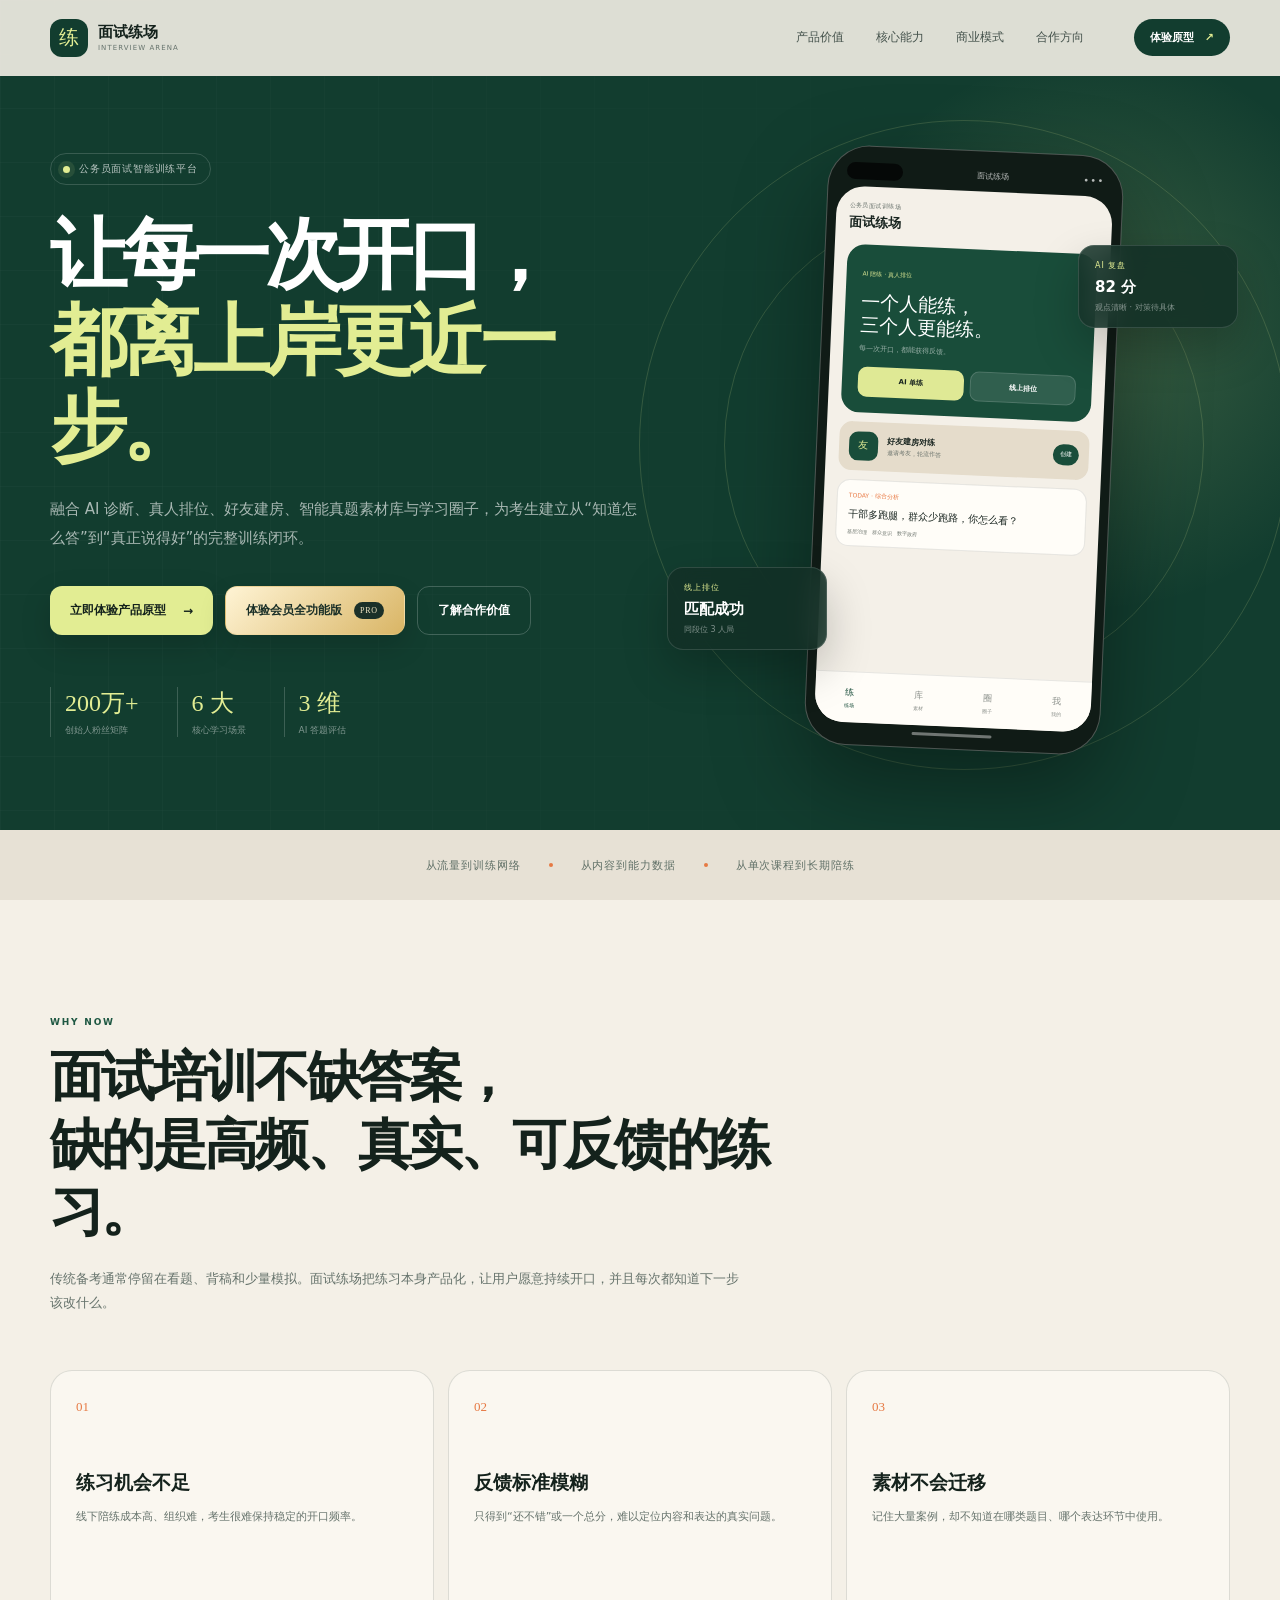
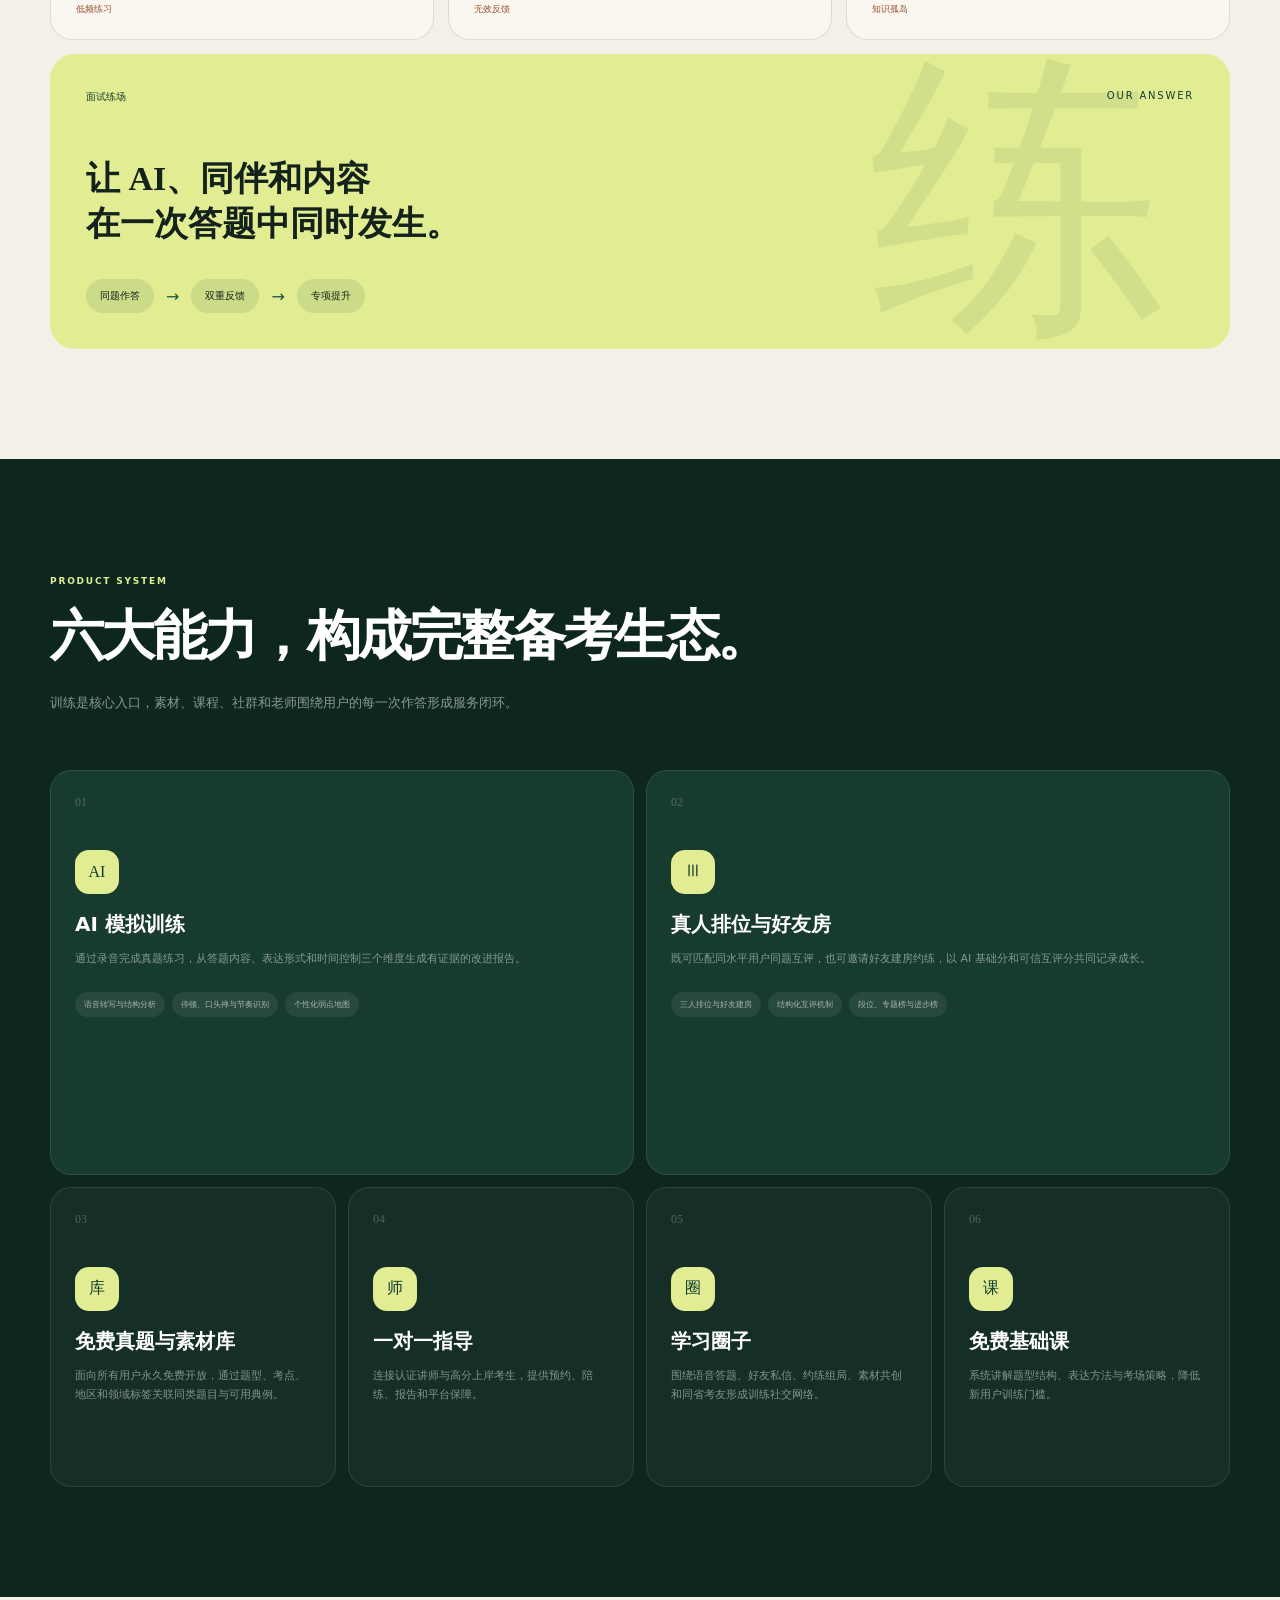
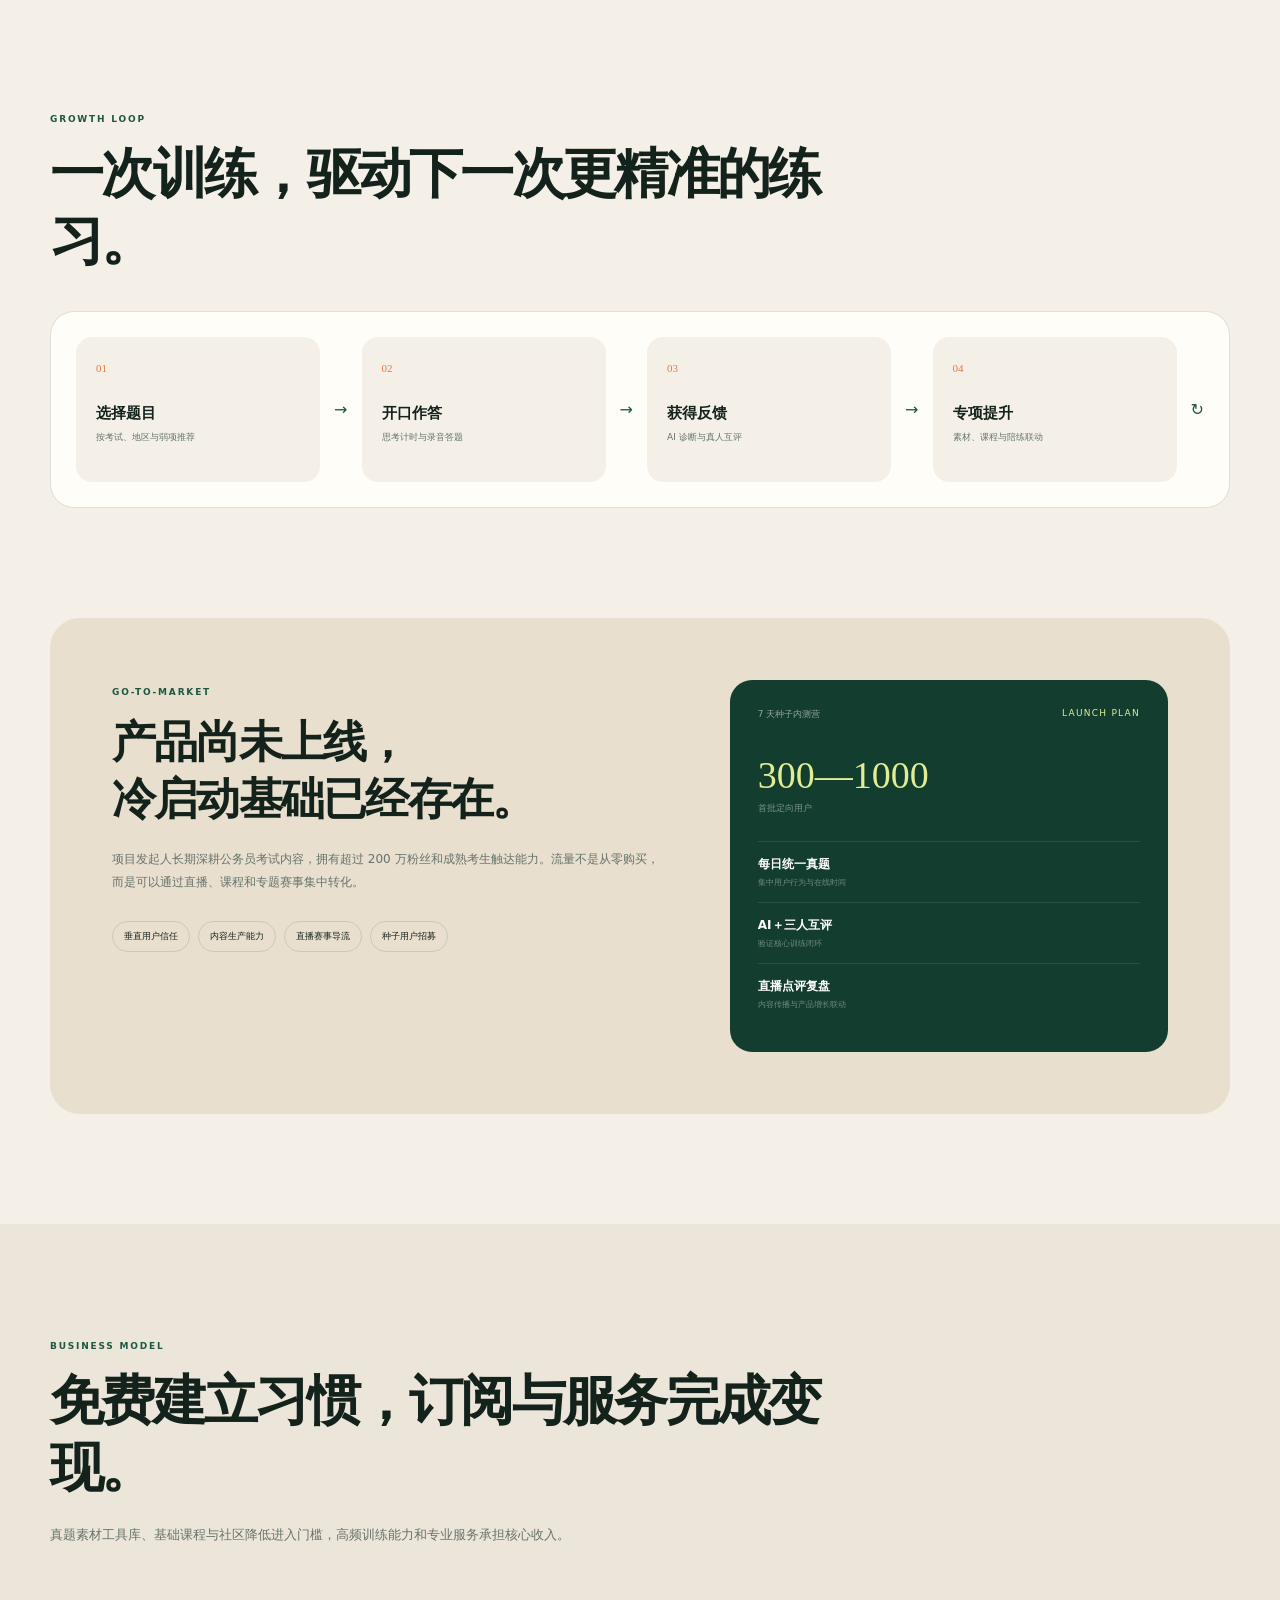
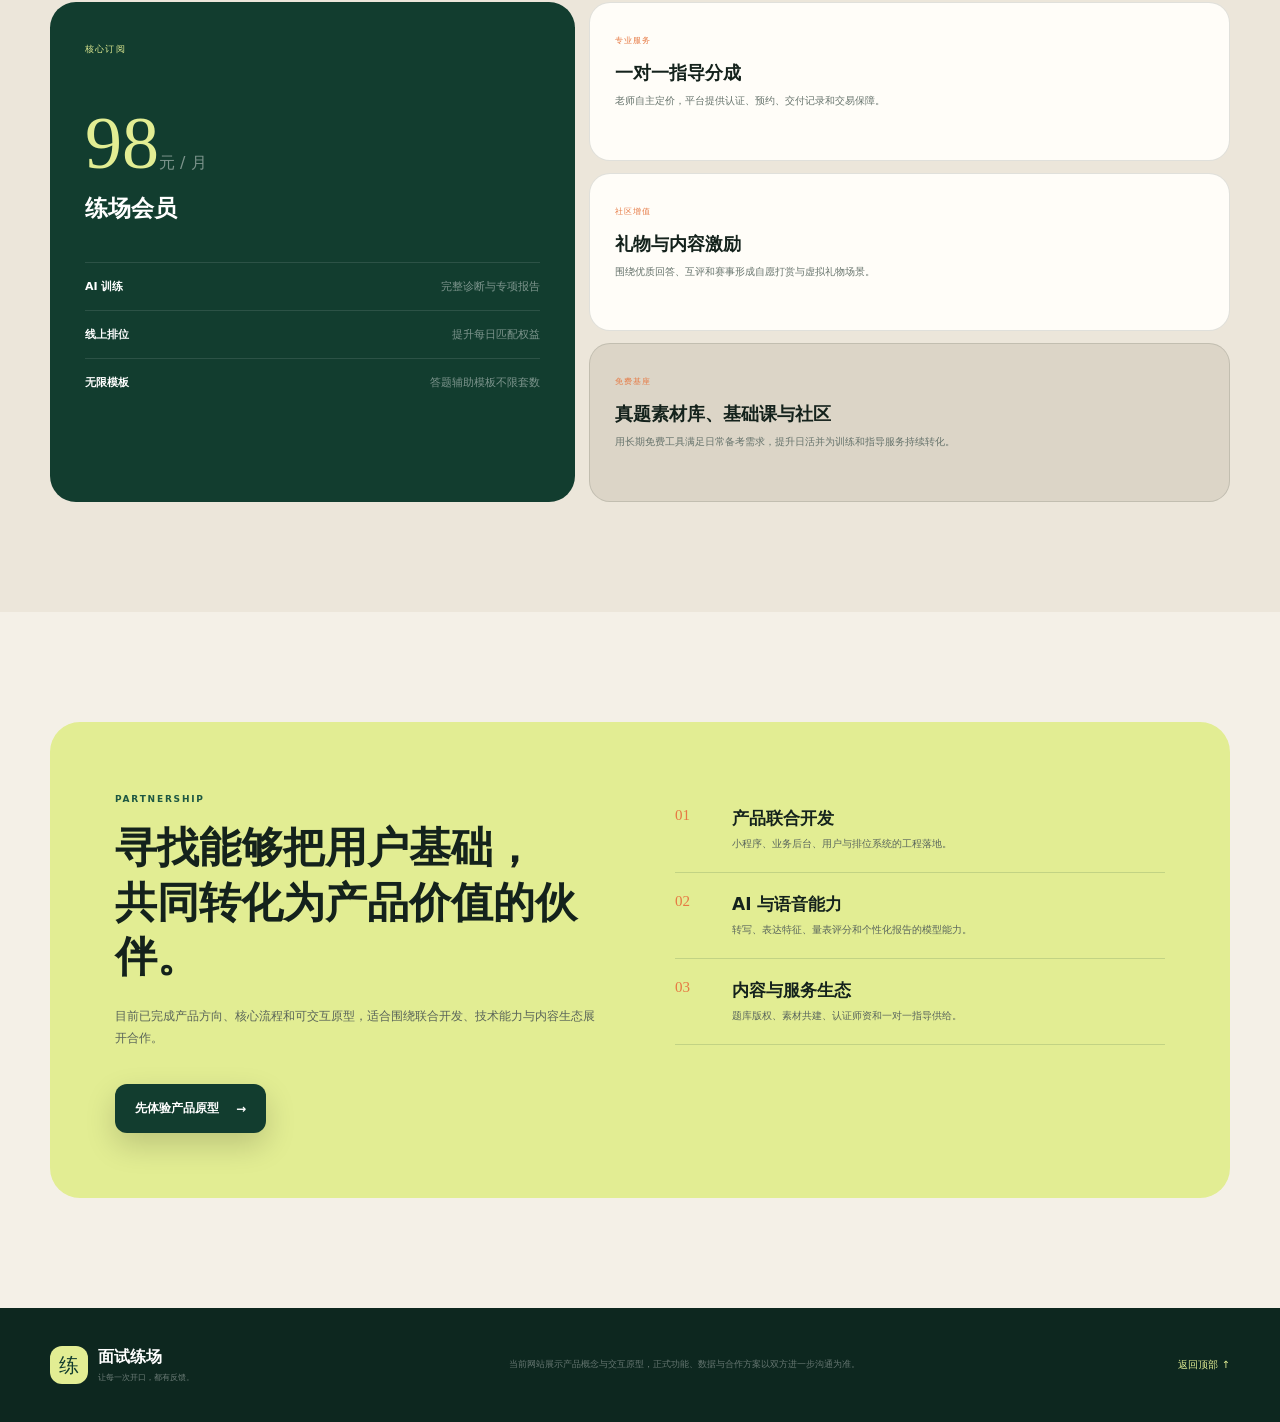
<file: index.html>
<!doctype html>
<html lang="zh-CN">
<head>
  <meta charset="UTF-8" />
  <meta name="viewport" content="width=device-width, initial-scale=1.0" />
  <meta name="theme-color" content="#112e24" />
  <meta name="description" content="面试练场：面向公务员面试考生的 AI 训练、真人排位与知识素材平台。" />
  <title>面试练场 · 公务员面试智能训练平台</title>
  <link rel="stylesheet" href="site.css" />
</head>
<body>
  <header class="site-header">
    <a class="brand" href="#top" aria-label="面试练场首页">
      <span class="brand-mark">练</span>
      <span><strong>面试练场</strong><small>INTERVIEW ARENA</small></span>
    </a>
    <nav id="site-nav">
      <a href="#value">产品价值</a>
      <a href="#features">核心能力</a>
      <a href="#business">商业模式</a>
      <a href="#cooperation">合作方向</a>
    </nav>
    <a class="header-cta" href="demo.html?v=5">体验原型 <span>↗</span></a>
    <button class="menu-button" id="menu-button" aria-label="打开导航" aria-expanded="false"><i></i><i></i></button>
  </header>

  <main id="top">
    <section class="hero">
      <div class="hero-grid"></div>
      <div class="hero-glow"></div>
      <div class="hero-copy reveal">
        <div class="hero-label"><i></i> 公务员面试智能训练平台</div>
        <h1>让每一次开口，<br /><em>都离上岸更近一步。</em></h1>
        <p>融合 AI 诊断、真人排位、好友建房、智能真题素材库与学习圈子，为考生建立从“知道怎么答”到“真正说得好”的完整训练闭环。</p>
        <div class="hero-actions">
          <a class="button primary" href="demo.html?v=5">立即体验产品原型 <span>→</span></a>
          <a class="button member-button" href="member.html?v=3">体验会员全功能版 <span>PRO</span></a>
          <a class="button secondary" href="#cooperation">了解合作价值</a>
        </div>
        <div class="hero-proof">
          <div><strong>200万+</strong><span>创始人粉丝矩阵</span></div>
          <div><strong>6 大</strong><span>核心学习场景</span></div>
          <div><strong>3 维</strong><span>AI 答题评估</span></div>
        </div>
      </div>

      <div class="hero-product reveal delay-one">
        <div class="orbit orbit-one"></div><div class="orbit orbit-two"></div>
        <div class="phone-shell">
          <div class="phone-top"><i></i><span>面试练场</span><b>•••</b></div>
          <div class="phone-preview" aria-label="面试练场静态界面预览">
            <div class="preview-header"><small>公务员面试训练场</small><strong>面试练场</strong></div>
            <div class="preview-hero"><span>AI 陪练 · 真人排位</span><h3>一个人能练，<br />三个人更能练。</h3><p>每一次开口，都能获得反馈。</p><div><b>AI 单练</b><b>线上排位</b></div></div>
            <div class="preview-friend"><i>友</i><span><strong>好友建房对练</strong><small>邀请考友，轮流作答</small></span><em>创建</em></div>
            <div class="preview-question"><small>TODAY · 综合分析</small><strong>干部多跑腿，群众少跑路，你怎么看？</strong><span>基层治理　群众意识　数字政府</span></div>
            <div class="preview-nav"><b>练<small>练场</small></b><b>库<small>素材</small></b><b>圈<small>圈子</small></b><b>我<small>我的</small></b></div>
          </div>
          <div class="phone-home"></div>
        </div>
        <article class="floating-card ai-card"><span>AI 复盘</span><strong>82 分</strong><small>观点清晰 · 对策待具体</small></article>
        <article class="floating-card rank-card"><span>线上排位</span><strong>匹配成功</strong><small>同段位 3 人局</small></article>
      </div>
    </section>

    <section class="trust-strip">
      <span>从流量到训练网络</span><i></i><span>从内容到能力数据</span><i></i><span>从单次课程到长期陪练</span>
    </section>

    <section class="section value-section" id="value">
      <div class="section-heading reveal">
        <span class="kicker">WHY NOW</span>
        <h2>面试培训不缺答案，<br />缺的是高频、真实、可反馈的练习。</h2>
        <p>传统备考通常停留在看题、背稿和少量模拟。面试练场把练习本身产品化，让用户愿意持续开口，并且每次都知道下一步该改什么。</p>
      </div>
      <div class="value-grid">
        <article class="pain-card reveal"><span>01</span><h3>练习机会不足</h3><p>线下陪练成本高、组织难，考生很难保持稳定的开口频率。</p><i>低频练习</i></article>
        <article class="pain-card reveal delay-one"><span>02</span><h3>反馈标准模糊</h3><p>只得到“还不错”或一个总分，难以定位内容和表达的真实问题。</p><i>无效反馈</i></article>
        <article class="pain-card reveal delay-two"><span>03</span><h3>素材不会迁移</h3><p>记住大量案例，却不知道在哪类题目、哪个表达环节中使用。</p><i>知识孤岛</i></article>
        <article class="solution-card reveal">
          <div class="solution-top"><span>面试练场</span><em>OUR ANSWER</em></div>
          <h3>让 AI、同伴和内容<br />在一次答题中同时发生。</h3>
          <div class="solution-flow"><span>同题作答</span><b>→</b><span>双重反馈</span><b>→</b><span>专项提升</span></div>
        </article>
      </div>
    </section>

    <section class="section feature-section" id="features">
      <div class="section-heading light reveal">
        <span class="kicker">PRODUCT SYSTEM</span>
        <h2>六大能力，构成完整备考生态。</h2>
        <p>训练是核心入口，素材、课程、社群和老师围绕用户的每一次作答形成服务闭环。</p>
      </div>
      <div class="feature-grid">
        <article class="feature-card featured reveal"><div class="feature-number">01</div><div class="feature-icon">AI</div><h3>AI 模拟训练</h3><p>通过录音完成真题练习，从答题内容、表达形式和时间控制三个维度生成有证据的改进报告。</p><ul><li>语音转写与结构分析</li><li>停顿、口头禅与节奏识别</li><li>个性化弱点地图</li></ul></article>
        <article class="feature-card featured reveal delay-one"><div class="feature-number">02</div><div class="feature-icon">Ⅲ</div><h3>真人排位与好友房</h3><p>既可匹配同水平用户同题互评，也可邀请好友建房约练，以 AI 基础分和可信互评分共同记录成长。</p><ul><li>三人排位与好友建房</li><li>结构化互评机制</li><li>段位、专题榜与进步榜</li></ul></article>
        <article class="feature-card reveal"><div class="feature-number">03</div><div class="feature-icon">库</div><h3>免费真题与素材库</h3><p>面向所有用户永久免费开放，通过题型、考点、地区和领域标签关联同类题目与可用典例。</p></article>
        <article class="feature-card reveal delay-one"><div class="feature-number">04</div><div class="feature-icon">师</div><h3>一对一指导</h3><p>连接认证讲师与高分上岸考生，提供预约、陪练、报告和平台保障。</p></article>
        <article class="feature-card reveal delay-two"><div class="feature-number">05</div><div class="feature-icon">圈</div><h3>学习圈子</h3><p>围绕语音答题、好友私信、约练组局、素材共创和同省考友形成训练社交网络。</p></article>
        <article class="feature-card reveal delay-three"><div class="feature-number">06</div><div class="feature-icon">课</div><h3>免费基础课</h3><p>系统讲解题型结构、表达方法与考场策略，降低新用户训练门槛。</p></article>
      </div>
    </section>

    <section class="section loop-section">
      <div class="section-heading reveal"><span class="kicker">GROWTH LOOP</span><h2>一次训练，驱动下一次更精准的练习。</h2></div>
      <div class="loop-track reveal">
        <article><span>01</span><strong>选择题目</strong><small>按考试、地区与弱项推荐</small></article><b>→</b>
        <article><span>02</span><strong>开口作答</strong><small>思考计时与录音答题</small></article><b>→</b>
        <article><span>03</span><strong>获得反馈</strong><small>AI 诊断与真人互评</small></article><b>→</b>
        <article><span>04</span><strong>专项提升</strong><small>素材、课程与陪练联动</small></article><b>↻</b>
      </div>
    </section>

    <section class="section advantage-section">
      <div class="advantage-panel">
        <div class="advantage-copy reveal">
          <span class="kicker">GO-TO-MARKET</span>
          <h2>产品尚未上线，<br />冷启动基础已经存在。</h2>
          <p>项目发起人长期深耕公务员考试内容，拥有超过 200 万粉丝和成熟考生触达能力。流量不是从零购买，而是可以通过直播、课程和专题赛事集中转化。</p>
          <div class="advantage-tags"><span>垂直用户信任</span><span>内容生产能力</span><span>直播赛事导流</span><span>种子用户招募</span></div>
        </div>
        <div class="launch-card reveal delay-one">
          <div class="launch-top"><span>7 天种子内测营</span><em>LAUNCH PLAN</em></div>
          <div class="launch-metric"><strong>300—1000</strong><span>首批定向用户</span></div>
          <ol><li><b>每日统一真题</b><small>集中用户行为与在线时间</small></li><li><b>AI＋三人互评</b><small>验证核心训练闭环</small></li><li><b>直播点评复盘</b><small>内容传播与产品增长联动</small></li></ol>
        </div>
      </div>
    </section>

    <section class="section business-section" id="business">
      <div class="section-heading reveal"><span class="kicker">BUSINESS MODEL</span><h2>免费建立习惯，订阅与服务完成变现。</h2><p>真题素材工具库、基础课程与社区降低进入门槛，高频训练能力和专业服务承担核心收入。</p></div>
      <div class="business-grid">
        <article class="business-main reveal">
          <span class="plan-label">核心订阅</span><div class="price"><strong>98</strong><span>元 / 月</span></div><h3>练场会员</h3>
          <ul><li><b>AI 训练</b><span>完整诊断与专项报告</span></li><li><b>线上排位</b><span>提升每日匹配权益</span></li><li><b>无限模板</b><span>答题辅助模板不限套数</span></li></ul>
        </article>
        <div class="business-stack">
          <article class="revenue-card reveal delay-one"><span>专业服务</span><h3>一对一指导分成</h3><p>老师自主定价，平台提供认证、预约、交付记录和交易保障。</p></article>
          <article class="revenue-card reveal delay-two"><span>社区增值</span><h3>礼物与内容激励</h3><p>围绕优质回答、互评和赛事形成自愿打赏与虚拟礼物场景。</p></article>
          <article class="revenue-card muted-card reveal delay-three"><span>免费基座</span><h3>真题素材库、基础课与社区</h3><p>用长期免费工具满足日常备考需求，提升日活并为训练和指导服务持续转化。</p></article>
        </div>
      </div>
    </section>

    <section class="section cooperation-section" id="cooperation">
      <div class="cooperation-panel">
        <div class="cooperation-copy reveal"><span class="kicker">PARTNERSHIP</span><h2>寻找能够把用户基础，<br />共同转化为产品价值的伙伴。</h2><p>目前已完成产品方向、核心流程和可交互原型，适合围绕联合开发、技术能力与内容生态展开合作。</p><a class="button primary dark-button" href="demo.html?v=5">先体验产品原型 <span>→</span></a></div>
        <div class="cooperation-list reveal delay-one">
          <article><span>01</span><div><h3>产品联合开发</h3><p>小程序、业务后台、用户与排位系统的工程落地。</p></div></article>
          <article><span>02</span><div><h3>AI 与语音能力</h3><p>转写、表达特征、量表评分和个性化报告的模型能力。</p></div></article>
          <article><span>03</span><div><h3>内容与服务生态</h3><p>题库版权、素材共建、认证师资和一对一指导供给。</p></div></article>
        </div>
      </div>
    </section>
  </main>

  <footer>
    <div class="footer-brand"><span class="brand-mark">练</span><div><strong>面试练场</strong><small>让每一次开口，都有反馈。</small></div></div>
    <p>当前网站展示产品概念与交互原型，正式功能、数据与合作方案以双方进一步沟通为准。</p>
    <a href="#top">返回顶部 ↑</a>
  </footer>

  <script src="site.js"></script>
</body>
</html>
</file>
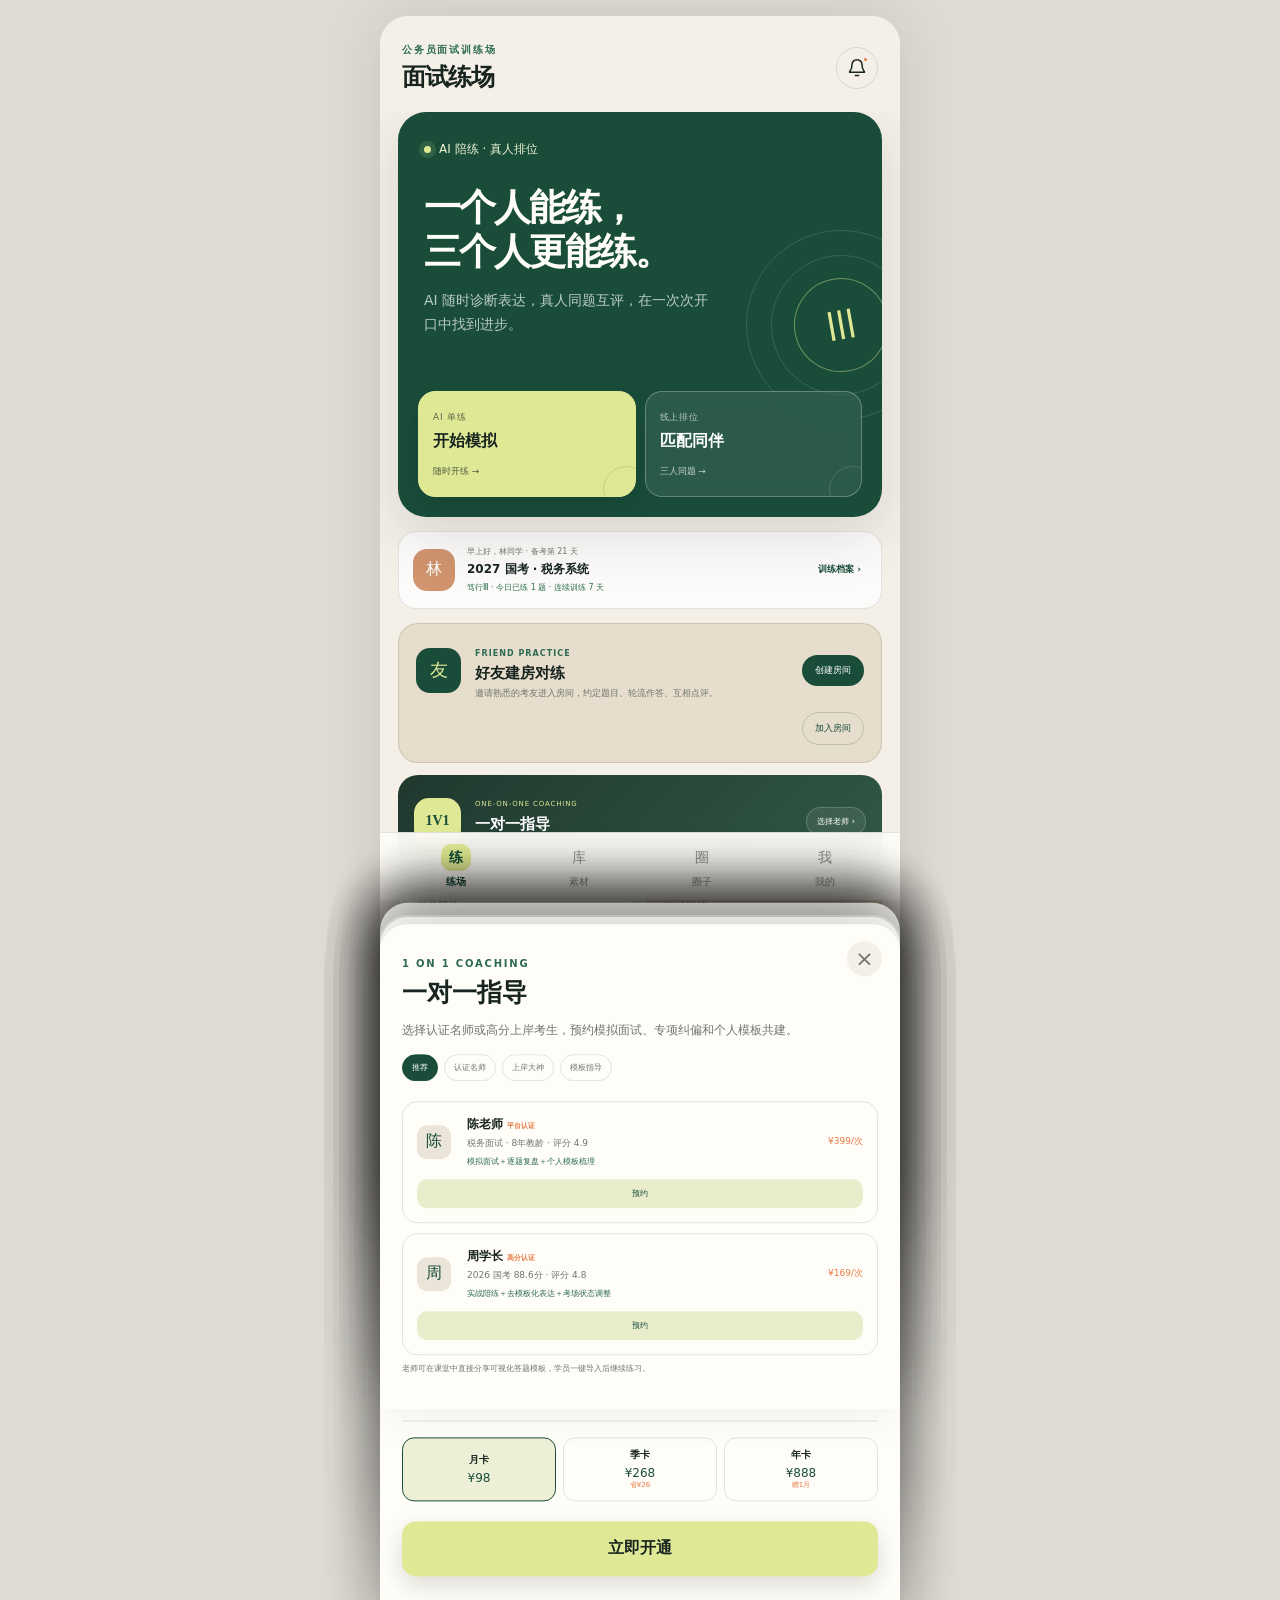
<file: demo.html>
<!doctype html>
<html lang="zh-CN">
<head>
  <meta charset="UTF-8" />
  <meta name="viewport" content="width=device-width, initial-scale=1.0, viewport-fit=cover" />
  <meta name="theme-color" content="#f4f0e8" />
  <title>面试练场 · 公务员面试训练</title>
  <link rel="stylesheet" href="styles.css?v=5" />
</head>
<body>
  <div class="app-shell">
    <header class="topbar">
      <div>
        <p class="eyebrow">公务员面试训练场</p>
        <h1 id="page-title">面试练场</h1>
      </div>
      <button class="icon-button" id="notification-button" aria-label="消息通知">
        <span class="notification-dot"></span>
        <svg viewBox="0 0 24 24" aria-hidden="true"><path d="M18 8a6 6 0 1 0-12 0c0 7-3 7-3 9h18c0-2-3-2-3-9M10 21h4"/></svg>
      </button>
    </header>

    <main>
      <section class="page active" id="page-home" data-title="面试练场">
        <article class="hero-card">
          <div class="hero-copy">
            <span class="status-pill"><i></i> AI 陪练 · 真人排位</span>
            <h2>一个人能练，<br />三个人更能练。</h2>
            <p>AI 随时诊断表达，真人同题互评，在一次次开口中找到进步。</p>
          </div>
          <div class="hero-actions">
            <button class="hero-mode-button light" id="start-ai-button">
              <small>AI 单练</small><strong>开始模拟</strong><em>随时开练 →</em>
            </button>
            <button class="hero-mode-button outline" id="start-match-button">
              <small>线上排位</small><strong>匹配同伴</strong><em>三人同题 →</em>
            </button>
          </div>
          <div class="hero-art" aria-hidden="true">
            <span class="ring ring-one"></span>
            <span class="ring ring-two"></span>
            <span class="rank-mark">Ⅲ</span>
          </div>
        </article>

        <article class="home-profile-card">
          <div class="profile-avatar compact">林</div>
          <div class="home-profile-main">
            <span>早上好，林同学 · 备考第 21 天</span>
            <h3>2027 国考 · 税务系统</h3>
            <p>笃行Ⅲ · 今日已练 1 题 · 连续训练 7 天</p>
          </div>
          <button data-nav="profile">训练档案 ›</button>
        </article>

        <article class="friend-practice-card">
          <div class="friend-practice-icon">友</div>
          <div class="friend-practice-copy">
            <span>FRIEND PRACTICE</span>
            <h3>好友建房对练</h3>
            <p>邀请熟悉的考友进入房间，约定题目、轮流作答、互相点评。</p>
          </div>
          <button id="create-room-button">创建房间</button>
          <button class="join-room-button" data-open-sheet="room-sheet">加入房间</button>
        </article>

        <article class="coach-entry-card" data-open-sheet="coach-sheet" role="button" tabindex="0">
          <div class="coach-entry-badge">1V1</div>
          <div><span>ONE-ON-ONE COACHING</span><h3>一对一指导</h3><p>认证名师与高分上岸考生，预约模拟面试、模板梳理和专项纠偏。</p></div>
          <button data-open-sheet="coach-sheet">选择老师 ›</button>
        </article>

        <section class="stats-grid" aria-label="训练数据">
          <article class="stat-card">
            <span>当前段位</span>
            <strong>笃行 · Ⅲ</strong>
            <small>距晋级还差 42 分</small>
          </article>
          <article class="stat-card warm">
            <span>连续训练</span>
            <strong>7 <em>天</em></strong>
            <small>超过 68% 的考生</small>
          </article>
        </section>

        <section class="section-block">
          <div class="section-heading">
            <div><span class="section-kicker">TODAY</span><h2>今日专项</h2></div>
            <button class="link-button" data-nav="library">更多题目</button>
          </div>
          <article class="question-card">
            <div class="question-meta">
              <span class="tag dark">综合分析</span>
              <span class="tag">基层治理</span>
              <span class="tag">3 分钟</span>
            </div>
            <h3>对于基层工作中“干部多跑腿，群众少跑路”的现象，你怎么看？</h3>
            <div class="question-footer">
              <div class="avatar-stack" aria-hidden="true"><i>周</i><i>林</i><i>陈</i></div>
              <span>1,286 人已作答</span>
              <button class="round-button" id="quick-practice-button" aria-label="开始AI练习">AI</button>
            </div>
          </article>
        </section>

        <section class="section-block">
          <div class="section-heading">
            <div><span class="section-kicker">GROWTH</span><h2>你的提升重点</h2></div>
            <button class="link-button" data-open-sheet="report-sheet">查看报告</button>
          </div>
          <article class="insight-card">
            <div class="insight-score"><strong>76</strong><span>近 7 次均分</span></div>
            <div class="insight-copy">
              <h3>对策有想法，落地还不够具体</h3>
              <p>建议下一次回答明确“谁来做、怎么做、如何检查”。</p>
              <div class="progress"><i style="width: 68%"></i></div>
            </div>
          </article>
        </section>

      </section>

      <section class="page" id="page-library" data-title="素材与真题">
        <div class="library-tabs">
          <button class="active" data-library-view="questions">历年真题</button>
          <button data-library-view="materials">典例素材</button>
        </div>
        <div class="search-box">
          <svg viewBox="0 0 24 24" aria-hidden="true"><circle cx="11" cy="11" r="7"></circle><path d="m20 20-4-4"></path></svg>
          <input id="material-search" type="search" placeholder="搜索题目、年份、地区、题型或考点" />
        </div>

        <div class="filter-row" id="material-filters">
          <button class="filter-chip active" data-filter="全部">全部</button>
          <button class="filter-chip" data-filter="品德">品德</button>
          <button class="filter-chip" data-filter="基层治理">基层治理</button>
          <button class="filter-chip" data-filter="科技">科技</button>
          <button class="filter-chip" data-filter="文化">文化</button>
        </div>

        <article class="smart-search-card">
          <div class="smart-search-icon">AI</div>
          <div><span>免费公共工具库</span><strong>真题、典例、搜索与标签关联对所有用户开放</strong></div>
          <button data-demo-action="真题素材工具库永久免费">永久免费 ✓</button>
        </article>

        <div class="section-heading compact">
          <div><span class="section-kicker" id="library-kicker">PAST EXAMS</span><h2 id="library-heading">历年真题</h2></div>
          <span class="result-count" id="result-count">6 条</span>
        </div>
        <div class="question-list" id="question-list"></div>
        <div class="material-list hidden" id="material-list"></div>
        <div class="empty-state hidden" id="material-empty">
          <span>⌕</span><h3>没有找到相关内容</h3><p>换个关键词试试，例如“基层治理”或“组织管理”。</p>
        </div>
      </section>

      <section class="page" id="page-community" data-title="学习圈子">
        <article class="community-hero">
          <div><span>LEARNING CIRCLE</span><h2>找到一起开口的人</h2><p>分享答题思路、交换素材、约练组局，把备考变成有同伴的长期行动。</p></div>
          <button data-demo-action="发布功能将在正式版开放">＋ 发布</button>
        </article>

        <div class="circle-filter-row">
          <button class="active">推荐</button><button>约练</button><button>答题分享</button><button>素材交流</button><button>同省考友</button>
        </div>

        <section class="circle-list">
          <article class="circle-post">
            <div class="post-head"><span class="post-avatar orange">苏</span><div><strong>苏木</strong><small>明辨 · Ⅰ · 12分钟前</small></div><button data-demo-action="已发送好友申请">＋ 好友</button></div>
            <p>今天练“群众工作”这道题，发现自己总在讲大道理。我把对策改成了“干部定期入户＋问题台账＋限时反馈”，明显具体多了。</p>
            <div class="post-audio"><button data-demo-action="语音播放功能演示">▶</button><i><b></b></i><span>02:46</span></div>
            <div class="post-tags"><span># 基层治理</span><span># 群众工作</span></div>
            <div class="post-actions"><button>♡ 36</button><button>评论 12</button><button data-open-sheet="room-sheet">约她练一局</button></div>
          </article>
          <article class="circle-post">
            <div class="post-head"><span class="post-avatar green">周</span><div><strong>周同学</strong><small>笃行 · Ⅱ · 28分钟前</small></div><button data-demo-action="已发送好友申请">＋ 好友</button></div>
            <p>今晚九点建房练三道组织管理题，还差一位同学。希望能完整互评，不打人情分。</p>
            <div class="room-invite"><div><span>3题完整局</span><strong>21:00 开始</strong></div><div class="avatar-stack"><i>周</i><i>林</i><i>?</i></div><button data-open-sheet="room-sheet">申请加入</button></div>
            <div class="post-actions"><button>♡ 18</button><button>评论 6</button><button>分享</button></div>
          </article>
          <article class="circle-post">
            <div class="post-head"><span class="post-avatar blue">陈</span><div><strong>陈一言</strong><small>上岸经验认证 · 1小时前</small></div><button data-demo-action="已关注该用户">关注</button></div>
            <p>分享一个“科技创新”素材的使用提醒：不要只说技术提高效率，还要补充数据安全、数字鸿沟和责任边界，答案会完整很多。</p>
            <div class="post-tags"><span># 科技创新</span><span># 素材分享</span><span># 综合分析</span></div>
            <div class="post-actions"><button>♡ 89</button><button>评论 24</button><button>收藏 31</button></div>
          </article>
        </section>
      </section>

      <section class="page" id="page-profile" data-title="我的训练">
        <article class="profile-card">
          <div class="profile-avatar">林</div>
          <div><span>备考第 21 天 · 浙江杭州</span><h2>林同学 <i class="member-tag">练场会员</i></h2><p>目标：2027 国考 · 税务系统</p><div class="profile-tags"><b>综合分析专项</b><b>每晚 21:00 可约练</b></div></div>
          <button aria-label="编辑资料">›</button>
        </article>

        <article class="profile-progress-card">
          <div><span>本周计划</span><strong>已完成 8 / 12 题</strong><small>下一步：组织管理题连续表达</small></div>
          <div class="profile-week-ring"><b>67%</b><span>周进度</span></div>
        </article>

        <article class="rank-panel clickable-panel" id="report-entry" role="button" tabindex="0">
          <span class="section-kicker light">CURRENT RANK</span>
          <div class="rank-panel-main"><div><h2>笃行 · Ⅲ</h2><p>1,358 分 · 全站前 32%</p></div><strong>Ⅲ</strong></div>
          <div class="rank-progress"><i></i></div>
          <small>再获得 42 分即可晋级「笃行 · Ⅱ」</small>
        </article>

        <section class="profile-stats">
          <div><strong>23</strong><span>累计训练</span></div><div><strong>61</strong><span>有效点评</span></div><div><strong>7.4h</strong><span>开口时长</span></div>
        </section>

        <section class="menu-card">
          <button data-open-sheet="records-sheet"><span class="menu-icon">录</span><div><strong>练习记录</strong><small>23 次练习 · 查看题目、录音与评价</small></div><em>›</em></button>
          <button data-open-sheet="templates-sheet"><span class="menu-icon">模</span><div><strong>我的模板</strong><small>可视化答题方向 · 逻辑词 · 提示词</small></div><em><b class="member-mini">核心</b>›</em></button>
          <button data-open-sheet="messages-sheet"><span class="menu-icon">信</span><div><strong>消息与好友</strong><small>3 条未读 · 约练与私信</small></div><em><b class="unread-badge">3</b>›</em></button>
          <button data-open-sheet="course-sheet"><span class="menu-icon">课</span><div><strong>面试基础课</strong><small>免费学习 · 已完成 35%</small></div><em>›</em></button>
          <button data-nav="library"><span class="menu-icon">藏</span><div><strong>我的素材收藏</strong><small>12 条素材 · 4 道真题</small></div><em>›</em></button>
          <button data-open-sheet="membership-sheet"><span class="menu-icon">会</span><div><strong>会员与充值</strong><small>会员权益 · 储值活动 · 账户余额</small></div><em>›</em></button>
        </section>
      </section>
    </main>

    <nav class="bottom-nav" aria-label="主导航">
      <button class="active" data-nav="home"><span>练</span><em>练场</em></button>
      <button data-nav="library"><span>库</span><em>素材</em></button>
      <button data-nav="community"><span>圈</span><em>圈子</em></button>
      <button data-nav="profile"><span>我</span><em>我的</em></button>
    </nav>
  </div>

  <div class="toast" id="toast" role="status"></div>

  <div class="sheet-overlay" id="sheet-overlay"></div>

  <section class="bottom-sheet" id="room-sheet" aria-modal="true" role="dialog" aria-labelledby="room-title">
    <button class="sheet-close" data-close-sheet aria-label="关闭">×</button>
    <span class="section-kicker">FRIEND ROOM</span><h2 id="room-title">好友建房对练</h2>
    <p class="sheet-intro">创建房间后发送房间号，好友进入即可选择同一组题目轮流作答。</p>
    <div class="room-code-card"><span>本次房间号</span><strong id="room-code">724 891</strong><button id="copy-room-code">复制</button></div>
    <div class="room-settings"><div><span>题目数量</span><strong>3 道完整局</strong></div><div><span>房间模式</span><strong>轮流作答＋互评</strong></div><div><span>语音权限</span><strong>仅房间成员可听</strong></div></div>
    <div class="friend-invite-list">
      <button data-demo-action="已邀请周同学"><i class="friend-avatar green">周</i><span><strong>周同学</strong><small>在线 · 笃行Ⅱ</small></span><em>邀请</em></button>
      <button data-demo-action="已邀请苏木"><i class="friend-avatar orange">苏</i><span><strong>苏木</strong><small>训练中 · 明辨Ⅰ</small></span><em>邀请</em></button>
    </div>
    <div class="join-code-box"><input id="join-code-input" inputmode="numeric" placeholder="输入好友发来的6位房间号" /><button id="join-code-button">加入</button></div>
  </section>

  <section class="bottom-sheet report-sheet" id="report-sheet" aria-modal="true" role="dialog" aria-labelledby="report-title">
    <button class="sheet-close" data-close-sheet aria-label="关闭">×</button>
    <span class="section-kicker">LEARNING REPORT</span><h2 id="report-title">学习状况与训练报告</h2>
    <article class="review-hero">
      <div class="review-heading"><div><span>近 7 次训练</span><h2>综合能力趋势</h2></div><strong>82</strong></div>
      <p>观点提炼和时间控制进步明显，当前最需要加强的是对策的执行细节与表达稳定性。</p>
      <div class="radar-bars"><div><span>内容</span><i><b style="width:84%"></b></i><em>84</em></div><div><span>表达</span><i><b style="width:78%"></b></i><em>78</em></div><div><span>时间</span><i><b style="width:86%"></b></i><em>86</em></div></div>
    </article>
    <div class="report-summary-grid"><article><strong>23</strong><span>累计训练</span></article><article><strong>76→82</strong><span>近月提升</span></article><article><strong>7.4h</strong><span>开口时长</span></article></div>
    <div class="review-grid compact-review"><article><span class="review-icon good">✓</span><div><h3>观点抓得准</h3><p>能快速识别服务型政府与群众意识等核心角度。</p></div></article><article><span class="review-icon warn">!</span><div><h3>对策略显抽象</h3><p>建议明确执行主体、实施步骤和监督闭环。</p></div></article></div>
    <article class="member-report-lock"><div><span>会员专属详细分析</span><h3>查看题型短板、口头禅分布与未来7天训练计划</h3></div><button data-open-sheet="membership-sheet">解锁报告</button></article>
  </section>

  <section class="bottom-sheet" id="records-sheet" aria-modal="true" role="dialog" aria-labelledby="records-title">
    <button class="sheet-close" data-close-sheet aria-label="关闭">×</button>
    <span class="section-kicker">PRACTICE HISTORY</span><h2 id="records-title">练习记录</h2>
    <p class="sheet-intro">按时间回看练过的题目、作答方式和 AI／同伴评价。</p>
    <div class="record-summary"><div><strong>23</strong><span>累计练习</span></div><div><strong>82</strong><span>近期均分</span></div><div><strong>7.4h</strong><span>开口时长</span></div></div>
    <div class="practice-history-list">
      <button data-open-sheet="report-sheet"><span class="history-score good-score">86</span><div><strong>基层工作“干部多跑腿”现象</strong><small>今天 08:42 · AI 单练 · 综合分析</small><p>观点清晰，建议补充监督闭环和数字适老化。</p></div><em>查看评价 ›</em></button>
      <button data-open-sheet="report-sheet"><span class="history-score">81</span><div><strong>青年干部下基层调研活动</strong><small>昨天 21:16 · 好友对练 · 组织管理</small><p>流程完整，调研对象覆盖还可以更有层次。</p></div><em>听录音 ›</em></button>
      <button data-open-sheet="report-sheet"><span class="history-score warm-score">76</span><div><strong>政务大厅系统故障应急处置</strong><small>7 月 15 日 · 线上排位 · 应急应变</small><p>现场安抚较好，备用方案和信息发布略慢。</p></div><em>复盘 ›</em></button>
    </div>
  </section>

  <section class="bottom-sheet template-sheet" id="templates-sheet" aria-modal="true" role="dialog" aria-labelledby="templates-title">
    <button class="sheet-close" data-close-sheet aria-label="关闭">×</button>
    <span class="section-kicker">VISUAL ANSWER MAP</span><h2 id="templates-title">我的模板</h2>
    <p class="sheet-intro">把答题方向、逻辑词和提示词做成可视化路线。练习时可随时弹出，帮助形成自己的表达结构。</p>
    <article class="template-quota"><div><span>普通用户</span><strong>已创建 1 / 1 套</strong><small>会员可创建不限套模板</small></div><button data-open-sheet="membership-sheet">升级会员</button></article>
    <article class="visual-template-card selected-template">
      <div class="template-card-head"><div><span>综合分析题</span><h3>现象分析四步法</h3></div><em>使用中</em></div>
      <div class="template-flow"><div><b>01</b><strong>表态定位</strong><small>怎么看 · 核心价值</small></div><i>→</i><div><b>02</b><strong>分析影响</strong><small>积极面 · 风险点</small></div><i>→</i><div><b>03</b><strong>提出对策</strong><small>主体 · 动作 · 闭环</small></div></div>
      <div class="template-keywords"><span>逻辑词：首先 / 同时 / 更重要的是</span><span>提示词：群众需求、执行主体、监督反馈</span></div>
      <div class="template-actions"><button id="use-template-button">练习时使用</button><button data-demo-action="模板编辑器将在正式版支持拖拽">编辑模板</button><button data-demo-action="模板分享卡片已生成">分享到圈子</button></div>
    </article>
    <article class="teacher-template-card"><span>老师共享</span><div><strong>组织管理题「目标—对象—流程—复盘」</strong><small>陈老师通过一对一课堂分享 · 可直接导入</small></div><button data-demo-action="老师模板已导入">导入</button></article>
  </section>

  <section class="bottom-sheet" id="messages-sheet" aria-modal="true" role="dialog" aria-labelledby="messages-title">
    <button class="sheet-close" data-close-sheet aria-label="关闭">×</button>
    <span class="section-kicker">MESSAGES</span><h2 id="messages-title">消息与好友</h2>
    <div class="message-tabs"><button class="active">消息</button><button>好友 18</button><button>约练邀请 2</button></div>
    <div class="message-list">
      <button data-demo-action="进入与周同学的聊天"><i class="friend-avatar green">周</i><span><strong>周同学</strong><small>今晚九点还练组织管理题吗？</small></span><em><b>2</b>20:16</em></button>
      <button data-open-sheet="room-sheet"><i class="friend-avatar orange">苏</i><span><strong>苏木</strong><small>邀请你加入三人完整局</small></span><em><b>1</b>18:42</em></button>
      <button data-demo-action="进入练场系统通知"><i class="friend-avatar system">练</i><span><strong>练场通知</strong><small>你的AI训练报告已生成</small></span><em>昨天</em></button>
    </div>
    <button class="primary-button full" data-open-sheet="room-sheet">发起好友约练</button>
  </section>

  <section class="bottom-sheet" id="ai-sheet" aria-modal="true" role="dialog" aria-labelledby="ai-title">
    <button class="sheet-close" data-close-sheet aria-label="关闭">×</button>
    <span class="section-kicker">AI SOLO PRACTICE</span>
    <h2 id="ai-title">选择 AI 训练模式</h2>
    <p class="sheet-intro">独立完成思考和录音，AI 将从答题内容、表达形式与时间控制三方面复盘。</p>
    <div class="mode-options vertical-modes">
      <button class="mode-card active" data-ai-mode="single">
        <span>专项单题 · 推荐</span><strong>快速诊断</strong><small>1 道题 · 约 6 分钟 · 针对一个弱项</small>
      </button>
      <button class="mode-card" data-ai-mode="mock">
        <span>完整模拟</span><strong>模拟考场</strong><small>3 道题 · 连续作答 · 生成综合报告</small>
      </button>
    </div>
    <div class="match-note"><span>今日免费次数</span><strong>1 / 1 次</strong></div>
    <button class="primary-button full" id="confirm-ai-button">开始 AI 训练</button>
  </section>

  <section class="bottom-sheet" id="match-sheet" aria-modal="true" role="dialog" aria-labelledby="match-title">
    <button class="sheet-close" data-close-sheet aria-label="关闭">×</button>
    <span class="section-kicker">RANKED PRACTICE</span>
    <h2 id="match-title">选择本局模式</h2>
    <p class="sheet-intro">系统会匹配两位同段位考生，同题作答后匿名互评。</p>
    <div class="mode-options">
      <button class="mode-card active" data-mode="single"><span>快速局</span><strong>1 道题</strong><small>约 8 分钟 · 推荐</small></button>
      <button class="mode-card" data-mode="triple"><span>完整局</span><strong>3 道题</strong><small>约 25 分钟</small></button>
    </div>
    <div class="match-note"><span>匹配范围</span><strong>笃行段位 · ±1 小段</strong></div>
    <button class="primary-button full" id="confirm-match-button">确认匹配</button>
  </section>

  <section class="bottom-sheet center-sheet" id="matching-sheet" aria-modal="true" role="dialog">
    <button class="sheet-close" data-close-sheet aria-label="取消匹配">×</button>
    <div class="matching-animation"><i></i><i></i><strong>Ⅲ</strong></div>
    <h2>正在寻找同水平考生</h2>
    <p id="matching-status">已找到 1 / 3 人</p>
    <div class="matching-users"><span class="found">林</span><span id="matched-user-two">?</span><span id="matched-user-three">?</span></div>
    <small>预计等待 6 秒</small>
  </section>

  <section class="bottom-sheet practice-sheet" id="practice-sheet" aria-modal="true" role="dialog">
    <button class="sheet-close" data-close-sheet aria-label="退出答题">×</button>
    <div class="practice-top"><span class="tag dark">综合分析</span><span id="practice-step">第 1 / 1 题</span></div>
    <h2>对于基层工作中“干部多跑腿，群众少跑路”的现象，你怎么看？</h2>
    <button class="template-assist-button" id="template-assist-button"><span>模</span><div><strong>调用「现象分析四步法」</strong><small>展开答题方向、逻辑词和提示词</small></div><em>展开</em></button>
    <article class="template-assist-panel hidden" id="template-assist-panel">
      <div><b>方向</b><span>表态定位 → 分析影响 → 问题边界 → 对策闭环</span></div>
      <div><b>逻辑词</b><span>首先 · 同时 · 更重要的是 · 最终</span></div>
      <div><b>提示词</b><span>群众需求 / 数据共享 / 适老服务 / 监督反馈</span></div>
    </article>
    <div class="thinking-box" id="thinking-box">
      <span>思考时间</span><strong id="thinking-timer">00:00</strong>
      <p>列好观点后，开始录音作答</p>
    </div>
    <div class="record-box hidden" id="record-box">
      <div class="waveform" aria-hidden="true"><i></i><i></i><i></i><i></i><i></i><i></i><i></i><i></i><i></i><i></i><i></i><i></i></div>
      <strong id="recording-timer">00:00</strong>
      <span id="recording-label">正在录音</span>
      <audio id="recording-playback" class="hidden" controls></audio>
    </div>
    <button class="record-button" id="record-button"><i></i><span>开始作答</span></button>
    <p class="privacy-note">录音仅用于本局互评与 AI 分析，你可以随时删除。</p>
  </section>

  <section class="bottom-sheet center-sheet" id="analysis-sheet" aria-modal="true" role="dialog">
    <div class="analysis-loader" id="analysis-loader"><i></i><span>AI 正在分析内容与表达…</span></div>
    <div class="analysis-result hidden" id="analysis-result">
      <span class="section-kicker">PRACTICE COMPLETE</span>
      <div class="result-score">82<small>综合基础分</small></div>
      <h2>观点清晰，再具体一点会更好</h2>
      <p>已完成本次答题。正式版本中将结合语音转写、表达特征与思考时间生成完整报告。</p>
      <div class="mini-scores"><span>内容 <strong>84</strong></span><span>表达 <strong>78</strong></span><span>时间 <strong>86</strong></span></div>
      <button class="primary-button full" id="view-report-button">查看完整复盘</button>
    </div>
  </section>

  <section class="bottom-sheet" id="material-sheet" aria-modal="true" role="dialog">
    <button class="sheet-close" data-close-sheet aria-label="关闭">×</button>
    <div id="material-detail"></div>
  </section>

  <section class="bottom-sheet" id="rules-sheet" aria-modal="true" role="dialog">
    <button class="sheet-close" data-close-sheet aria-label="关闭">×</button>
    <span class="section-kicker">FAIR PLAY</span><h2>排位规则</h2>
    <div class="rules-list"><p><strong>01</strong> 同段位三人同题作答，回答顺序随机。</p><p><strong>02</strong> 完成结构化点评后，才能查看自己的评价。</p><p><strong>03</strong> AI 基础分与可信互评分共同决定段位分。</p></div>
  </section>

  <section class="bottom-sheet" id="membership-sheet" aria-modal="true" role="dialog">
    <button class="sheet-close" data-close-sheet aria-label="关闭">×</button>
    <span class="section-kicker">MEMBERSHIP & WALLET</span><h2>会员与充值</h2>
    <div class="commerce-tabs"><button class="active" data-commerce-tab="member">开通会员</button><button data-commerce-tab="topup">充值活动</button></div>
    <div class="commerce-panel" data-commerce-panel="member">
      <div class="account-overview"><div><span>当前身份</span><strong>普通用户</strong></div><div><span>账户余额</span><strong>¥36.00</strong></div></div>
      <div class="price-line"><strong>¥98</strong><span>/ 月</span></div>
      <div class="benefit-list"><p>✓ AI 训练与排位不限次数</p><p>✓ 口头禅分析与详细学习报告</p><p>✓ 可视化答题模板不限套数</p><p>✓ 专属标识与会员活动权益</p></div>
      <div class="member-plan-row"><button class="active"><strong>月卡</strong><span>¥98</span></button><button><strong>季卡</strong><span>¥268</span><em>省¥26</em></button><button><strong>年卡</strong><span>¥888</span><em>赠1月</em></button></div>
      <button class="primary-button full" data-demo-action="会员支付将在正式版接入">立即开通</button>
    </div>
    <div class="commerce-panel hidden" data-commerce-panel="topup">
      <p class="sheet-intro">储值余额可用于会员、一对一指导与虚拟礼物。</p>
      <div class="topup-grid">
        <button data-demo-action="支付将在正式版接入"><span>热身档</span><strong>¥298</strong><small>赠 7 天会员</small></button>
        <button data-demo-action="支付将在正式版接入"><span>冲刺档</span><strong>¥598</strong><small>赠 1 个月会员</small></button>
        <button class="featured" data-demo-action="支付将在正式版接入"><em>最受欢迎</em><span>上岸档</span><strong>¥1,000</strong><small>赠 2 个月会员＋专属徽章</small></button>
        <button data-demo-action="支付将在正式版接入"><span>长期档</span><strong>¥2,000</strong><small>赠 5 个月会员＋指导券</small></button>
      </div>
      <p class="topup-note">正式上线前需明确余额用途、退款规则、发票与未成年人保护。</p>
    </div>
  </section>

  <section class="bottom-sheet" id="course-sheet" aria-modal="true" role="dialog">
    <button class="sheet-close" data-close-sheet aria-label="关闭">×</button>
    <span class="section-kicker">FREE COURSE</span><h2>面试基础课</h2>
    <div class="course-list"><button><span>01</span><div><strong>面试到底在考什么</strong><small>8 分钟 · 已完成</small></div></button><button><span>02</span><div><strong>综合分析题的表达结构</strong><small>12 分钟 · 学习中</small></div></button><button><span>03</span><div><strong>如何摆脱模板感</strong><small>10 分钟</small></div></button></div>
  </section>

  <section class="bottom-sheet" id="coach-sheet" aria-modal="true" role="dialog">
    <button class="sheet-close" data-close-sheet aria-label="关闭">×</button>
    <span class="section-kicker">1 ON 1 COACHING</span><h2>一对一指导</h2>
    <p class="sheet-intro">选择认证名师或高分上岸考生，预约模拟面试、专项纠偏和个人模板共建。</p>
    <div class="coach-filter-row"><button class="active">推荐</button><button>认证名师</button><button>上岸大神</button><button>模板指导</button></div>
    <div class="coach-list detailed-coach-list">
      <article><span>陈</span><div><strong>陈老师 <b>平台认证</b></strong><small>税务面试 · 8年教龄 · 评分 4.9</small><p>模拟面试＋逐题复盘＋个人模板梳理</p></div><em>¥399/次</em><button data-demo-action="已进入陈老师预约页">预约</button></article>
      <article><span>周</span><div><strong>周学长 <b>高分认证</b></strong><small>2026 国考 88.6分 · 评分 4.8</small><p>实战陪练＋去模板化表达＋考场状态调整</p></div><em>¥169/次</em><button data-demo-action="已进入周学长预约页">预约</button></article>
    </div>
    <p class="coach-note">老师可在课堂中直接分享可视化答题模板，学员一键导入后继续练习。</p>
  </section>

  <script src="app.js?v=5"></script>
</body>
</html>
</file>
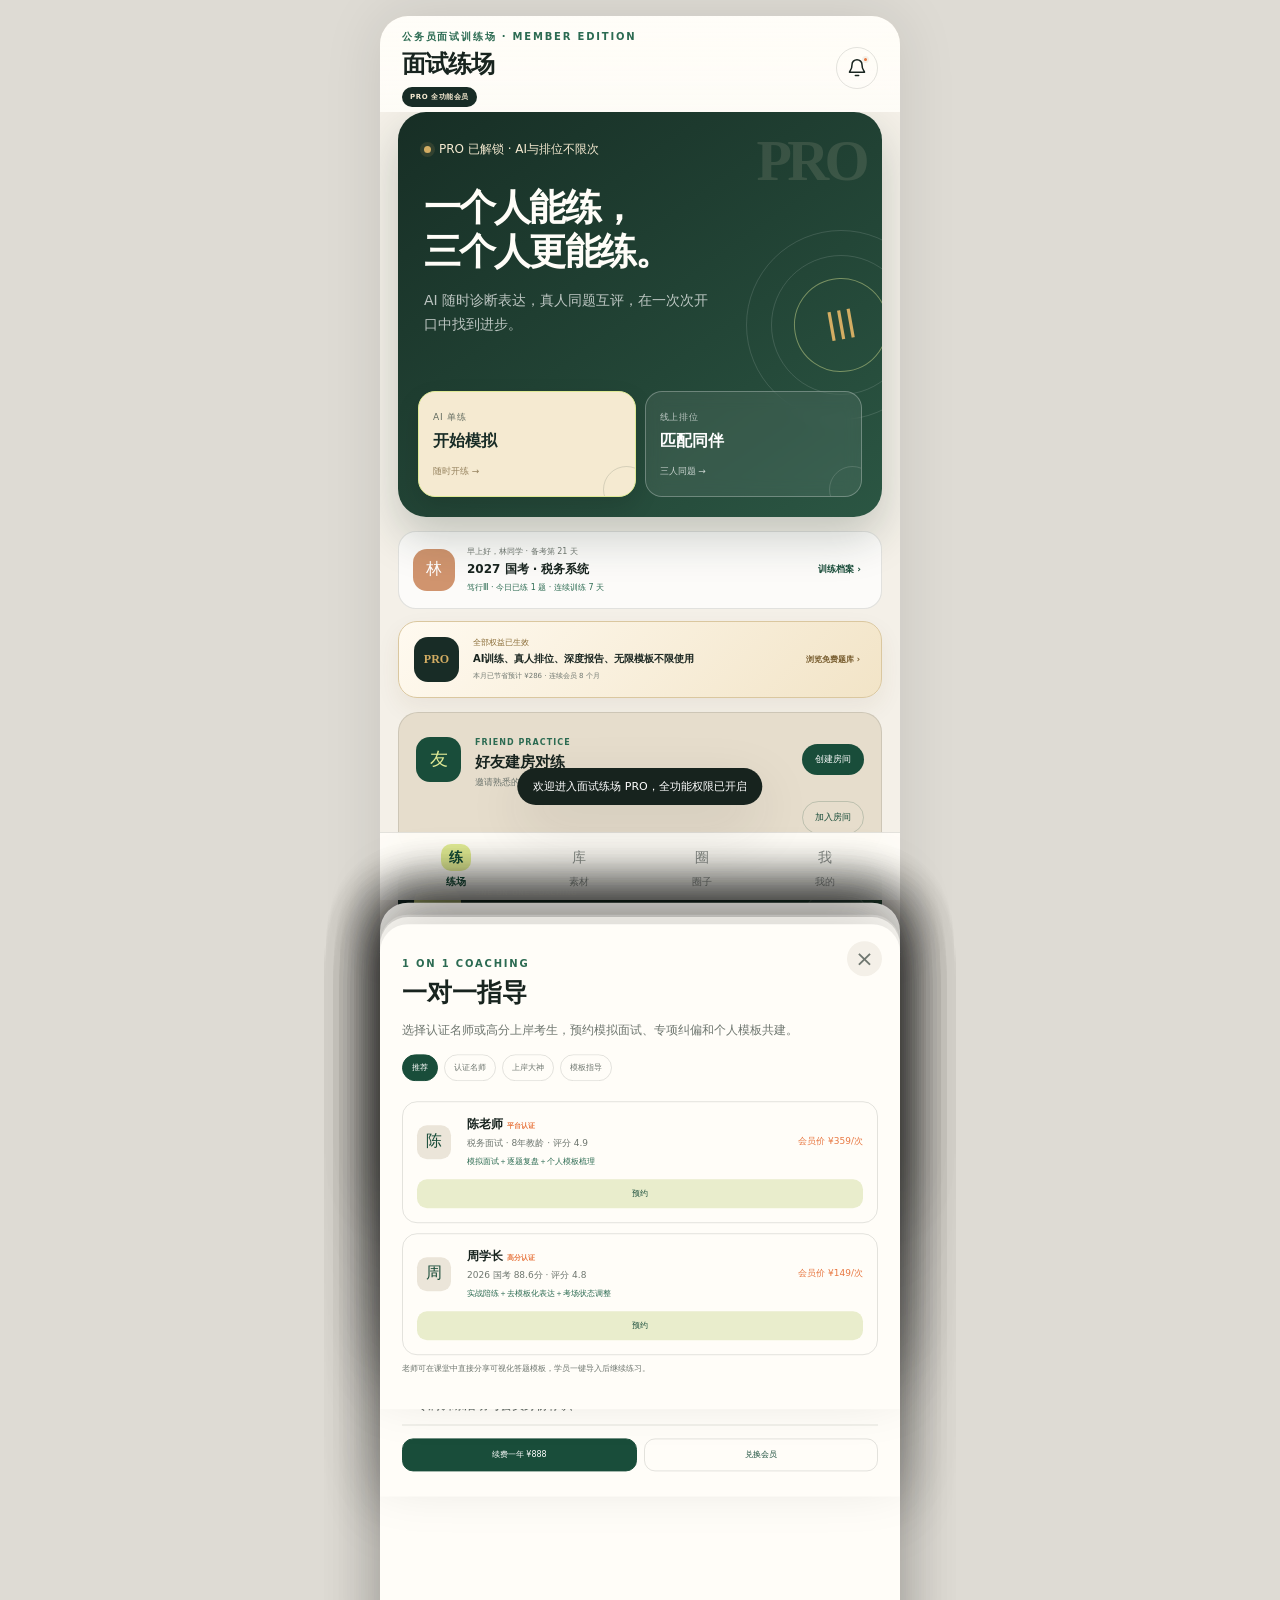
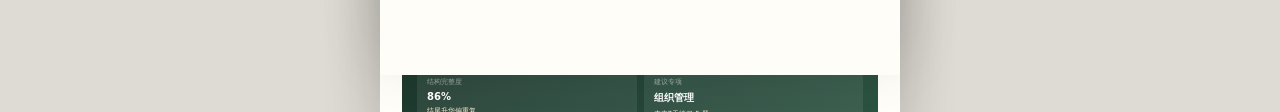
<file: member.html>
<!doctype html>
<html lang="zh-CN">
<head>
  <meta charset="UTF-8" />
  <meta name="viewport" content="width=device-width, initial-scale=1.0, viewport-fit=cover" />
  <meta name="theme-color" content="#f4f0e8" />
  <title>面试练场 PRO · 会员全功能版</title>
  <link rel="stylesheet" href="styles.css?v=5" />
  <link rel="stylesheet" href="member.css?v=2" />
</head>
<body class="member-mode" data-membership="pro">
  <div class="app-shell">
    <header class="topbar">
      <div>
        <p class="eyebrow">公务员面试训练场</p>
        <h1 id="page-title">面试练场</h1>
      </div>
      <button class="icon-button" id="notification-button" aria-label="消息通知">
        <span class="notification-dot"></span>
        <svg viewBox="0 0 24 24" aria-hidden="true"><path d="M18 8a6 6 0 1 0-12 0c0 7-3 7-3 9h18c0-2-3-2-3-9M10 21h4"/></svg>
      </button>
    </header>

    <main>
      <section class="page active" id="page-home" data-title="面试练场">
        <article class="hero-card">
          <div class="hero-copy">
            <span class="status-pill"><i></i> AI 陪练 · 真人排位</span>
            <h2>一个人能练，<br />三个人更能练。</h2>
            <p>AI 随时诊断表达，真人同题互评，在一次次开口中找到进步。</p>
          </div>
          <div class="hero-actions">
            <button class="hero-mode-button light" id="start-ai-button">
              <small>AI 单练</small><strong>开始模拟</strong><em>随时开练 →</em>
            </button>
            <button class="hero-mode-button outline" id="start-match-button">
              <small>线上排位</small><strong>匹配同伴</strong><em>三人同题 →</em>
            </button>
          </div>
          <div class="hero-art" aria-hidden="true">
            <span class="ring ring-one"></span>
            <span class="ring ring-two"></span>
            <span class="rank-mark">Ⅲ</span>
          </div>
        </article>

        <article class="home-profile-card">
          <div class="profile-avatar compact">林</div>
          <div class="home-profile-main">
            <span>早上好，林同学 · 备考第 21 天</span>
            <h3>2027 国考 · 税务系统</h3>
            <p>笃行Ⅲ · 今日已练 1 题 · 连续训练 7 天</p>
          </div>
          <button data-nav="profile">训练档案 ›</button>
        </article>

        <article class="friend-practice-card">
          <div class="friend-practice-icon">友</div>
          <div class="friend-practice-copy">
            <span>FRIEND PRACTICE</span>
            <h3>好友建房对练</h3>
            <p>邀请熟悉的考友进入房间，约定题目、轮流作答、互相点评。</p>
          </div>
          <button id="create-room-button">创建房间</button>
          <button class="join-room-button" data-open-sheet="room-sheet">加入房间</button>
        </article>

        <article class="coach-entry-card" data-open-sheet="coach-sheet" role="button" tabindex="0">
          <div class="coach-entry-badge">1V1</div>
          <div><span>ONE-ON-ONE COACHING</span><h3>一对一指导</h3><p>认证名师与高分上岸考生，预约模拟面试、模板梳理和专项纠偏。</p></div>
          <button data-open-sheet="coach-sheet">选择老师 ›</button>
        </article>

        <section class="stats-grid" aria-label="训练数据">
          <article class="stat-card">
            <span>当前段位</span>
            <strong>笃行 · Ⅲ</strong>
            <small>距晋级还差 42 分</small>
          </article>
          <article class="stat-card warm">
            <span>连续训练</span>
            <strong>7 <em>天</em></strong>
            <small>超过 68% 的考生</small>
          </article>
        </section>

        <section class="section-block">
          <div class="section-heading">
            <div><span class="section-kicker">TODAY</span><h2>今日专项</h2></div>
            <button class="link-button" data-nav="library">更多题目</button>
          </div>
          <article class="question-card">
            <div class="question-meta">
              <span class="tag dark">综合分析</span>
              <span class="tag">基层治理</span>
              <span class="tag">3 分钟</span>
            </div>
            <h3>对于基层工作中“干部多跑腿，群众少跑路”的现象，你怎么看？</h3>
            <div class="question-footer">
              <div class="avatar-stack" aria-hidden="true"><i>周</i><i>林</i><i>陈</i></div>
              <span>1,286 人已作答</span>
              <button class="round-button" id="quick-practice-button" aria-label="开始AI练习">AI</button>
            </div>
          </article>
        </section>

        <section class="section-block">
          <div class="section-heading">
            <div><span class="section-kicker">GROWTH</span><h2>你的提升重点</h2></div>
            <button class="link-button" data-open-sheet="report-sheet">查看报告</button>
          </div>
          <article class="insight-card">
            <div class="insight-score"><strong>76</strong><span>近 7 次均分</span></div>
            <div class="insight-copy">
              <h3>对策有想法，落地还不够具体</h3>
              <p>建议下一次回答明确“谁来做、怎么做、如何检查”。</p>
              <div class="progress"><i style="width: 68%"></i></div>
            </div>
          </article>
        </section>

      </section>

      <section class="page" id="page-library" data-title="素材与真题">
        <div class="library-tabs">
          <button class="active" data-library-view="questions">历年真题</button>
          <button data-library-view="materials">典例素材</button>
        </div>
        <div class="search-box">
          <svg viewBox="0 0 24 24" aria-hidden="true"><circle cx="11" cy="11" r="7"></circle><path d="m20 20-4-4"></path></svg>
          <input id="material-search" type="search" placeholder="搜索题目、年份、地区、题型或考点" />
        </div>

        <div class="filter-row" id="material-filters">
          <button class="filter-chip active" data-filter="全部">全部</button>
          <button class="filter-chip" data-filter="品德">品德</button>
          <button class="filter-chip" data-filter="基层治理">基层治理</button>
          <button class="filter-chip" data-filter="科技">科技</button>
          <button class="filter-chip" data-filter="文化">文化</button>
        </div>

        <article class="smart-search-card">
          <div class="smart-search-icon">AI</div>
          <div><span>免费公共工具库</span><strong>真题、典例、搜索与标签关联对所有用户开放</strong></div>
          <button data-demo-action="真题素材工具库永久免费">永久免费 ✓</button>
        </article>

        <div class="section-heading compact">
          <div><span class="section-kicker" id="library-kicker">PAST EXAMS</span><h2 id="library-heading">历年真题</h2></div>
          <span class="result-count" id="result-count">6 条</span>
        </div>
        <div class="question-list" id="question-list"></div>
        <div class="material-list hidden" id="material-list"></div>
        <div class="empty-state hidden" id="material-empty">
          <span>⌕</span><h3>没有找到相关内容</h3><p>换个关键词试试，例如“基层治理”或“组织管理”。</p>
        </div>
      </section>

      <section class="page" id="page-community" data-title="学习圈子">
        <article class="community-hero">
          <div><span>LEARNING CIRCLE</span><h2>找到一起开口的人</h2><p>分享答题思路、交换素材、约练组局，把备考变成有同伴的长期行动。</p></div>
          <button data-demo-action="发布功能将在正式版开放">＋ 发布</button>
        </article>

        <div class="circle-filter-row">
          <button class="active">推荐</button><button>约练</button><button>答题分享</button><button>素材交流</button><button>同省考友</button>
        </div>

        <section class="circle-list">
          <article class="circle-post">
            <div class="post-head"><span class="post-avatar orange">苏</span><div><strong>苏木</strong><small>明辨 · Ⅰ · 12分钟前</small></div><button data-demo-action="已发送好友申请">＋ 好友</button></div>
            <p>今天练“群众工作”这道题，发现自己总在讲大道理。我把对策改成了“干部定期入户＋问题台账＋限时反馈”，明显具体多了。</p>
            <div class="post-audio"><button data-demo-action="语音播放功能演示">▶</button><i><b></b></i><span>02:46</span></div>
            <div class="post-tags"><span># 基层治理</span><span># 群众工作</span></div>
            <div class="post-actions"><button>♡ 36</button><button>评论 12</button><button data-open-sheet="room-sheet">约她练一局</button></div>
          </article>
          <article class="circle-post">
            <div class="post-head"><span class="post-avatar green">周</span><div><strong>周同学</strong><small>笃行 · Ⅱ · 28分钟前</small></div><button data-demo-action="已发送好友申请">＋ 好友</button></div>
            <p>今晚九点建房练三道组织管理题，还差一位同学。希望能完整互评，不打人情分。</p>
            <div class="room-invite"><div><span>3题完整局</span><strong>21:00 开始</strong></div><div class="avatar-stack"><i>周</i><i>林</i><i>?</i></div><button data-open-sheet="room-sheet">申请加入</button></div>
            <div class="post-actions"><button>♡ 18</button><button>评论 6</button><button>分享</button></div>
          </article>
          <article class="circle-post">
            <div class="post-head"><span class="post-avatar blue">陈</span><div><strong>陈一言</strong><small>上岸经验认证 · 1小时前</small></div><button data-demo-action="已关注该用户">关注</button></div>
            <p>分享一个“科技创新”素材的使用提醒：不要只说技术提高效率，还要补充数据安全、数字鸿沟和责任边界，答案会完整很多。</p>
            <div class="post-tags"><span># 科技创新</span><span># 素材分享</span><span># 综合分析</span></div>
            <div class="post-actions"><button>♡ 89</button><button>评论 24</button><button>收藏 31</button></div>
          </article>
        </section>
      </section>

      <section class="page" id="page-profile" data-title="我的训练">
        <article class="profile-card">
          <div class="profile-avatar">林</div>
          <div><span>备考第 21 天 · 浙江杭州</span><h2>林同学 <i class="member-tag">练场会员</i></h2><p>目标：2027 国考 · 税务系统</p><div class="profile-tags"><b>综合分析专项</b><b>每晚 21:00 可约练</b></div></div>
          <button aria-label="编辑资料">›</button>
        </article>

        <article class="profile-progress-card">
          <div><span>本周计划</span><strong>已完成 8 / 12 题</strong><small>下一步：组织管理题连续表达</small></div>
          <div class="profile-week-ring"><b>67%</b><span>周进度</span></div>
        </article>

        <article class="rank-panel clickable-panel" id="report-entry" role="button" tabindex="0">
          <span class="section-kicker light">CURRENT RANK</span>
          <div class="rank-panel-main"><div><h2>笃行 · Ⅲ</h2><p>1,358 分 · 全站前 32%</p></div><strong>Ⅲ</strong></div>
          <div class="rank-progress"><i></i></div>
          <small>再获得 42 分即可晋级「笃行 · Ⅱ」</small>
        </article>

        <section class="profile-stats">
          <div><strong>23</strong><span>累计训练</span></div><div><strong>61</strong><span>有效点评</span></div><div><strong>7.4h</strong><span>开口时长</span></div>
        </section>

        <section class="menu-card">
          <button data-open-sheet="records-sheet"><span class="menu-icon">录</span><div><strong>练习记录</strong><small>23 次练习 · 查看题目、录音与评价</small></div><em>›</em></button>
          <button data-open-sheet="templates-sheet"><span class="menu-icon">模</span><div><strong>我的模板</strong><small>可视化答题方向 · 逻辑词 · 提示词</small></div><em><b class="member-mini">核心</b>›</em></button>
          <button data-open-sheet="messages-sheet"><span class="menu-icon">信</span><div><strong>消息与好友</strong><small>3 条未读 · 约练与私信</small></div><em><b class="unread-badge">3</b>›</em></button>
          <button data-open-sheet="course-sheet"><span class="menu-icon">课</span><div><strong>面试基础课</strong><small>免费学习 · 已完成 35%</small></div><em>›</em></button>
          <button data-nav="library"><span class="menu-icon">藏</span><div><strong>我的素材收藏</strong><small>12 条素材 · 4 道真题</small></div><em>›</em></button>
          <button data-open-sheet="membership-sheet"><span class="menu-icon">会</span><div><strong>会员与充值</strong><small>会员权益 · 储值活动 · 账户余额</small></div><em>›</em></button>
        </section>
      </section>
    </main>

    <nav class="bottom-nav" aria-label="主导航">
      <button class="active" data-nav="home"><span>练</span><em>练场</em></button>
      <button data-nav="library"><span>库</span><em>素材</em></button>
      <button data-nav="community"><span>圈</span><em>圈子</em></button>
      <button data-nav="profile"><span>我</span><em>我的</em></button>
    </nav>
  </div>

  <div class="toast" id="toast" role="status"></div>

  <div class="sheet-overlay" id="sheet-overlay"></div>

  <section class="bottom-sheet" id="room-sheet" aria-modal="true" role="dialog" aria-labelledby="room-title">
    <button class="sheet-close" data-close-sheet aria-label="关闭">×</button>
    <span class="section-kicker">FRIEND ROOM</span><h2 id="room-title">好友建房对练</h2>
    <p class="sheet-intro">创建房间后发送房间号，好友进入即可选择同一组题目轮流作答。</p>
    <div class="room-code-card"><span>本次房间号</span><strong id="room-code">724 891</strong><button id="copy-room-code">复制</button></div>
    <div class="room-settings"><div><span>题目数量</span><strong>3 道完整局</strong></div><div><span>房间模式</span><strong>轮流作答＋互评</strong></div><div><span>语音权限</span><strong>仅房间成员可听</strong></div></div>
    <div class="friend-invite-list">
      <button data-demo-action="已邀请周同学"><i class="friend-avatar green">周</i><span><strong>周同学</strong><small>在线 · 笃行Ⅱ</small></span><em>邀请</em></button>
      <button data-demo-action="已邀请苏木"><i class="friend-avatar orange">苏</i><span><strong>苏木</strong><small>训练中 · 明辨Ⅰ</small></span><em>邀请</em></button>
    </div>
    <div class="join-code-box"><input id="join-code-input" inputmode="numeric" placeholder="输入好友发来的6位房间号" /><button id="join-code-button">加入</button></div>
  </section>

  <section class="bottom-sheet report-sheet" id="report-sheet" aria-modal="true" role="dialog" aria-labelledby="report-title">
    <button class="sheet-close" data-close-sheet aria-label="关闭">×</button>
    <span class="section-kicker">LEARNING REPORT</span><h2 id="report-title">学习状况与训练报告</h2>
    <article class="review-hero">
      <div class="review-heading"><div><span>近 7 次训练</span><h2>综合能力趋势</h2></div><strong>82</strong></div>
      <p>观点提炼和时间控制进步明显，当前最需要加强的是对策的执行细节与表达稳定性。</p>
      <div class="radar-bars"><div><span>内容</span><i><b style="width:84%"></b></i><em>84</em></div><div><span>表达</span><i><b style="width:78%"></b></i><em>78</em></div><div><span>时间</span><i><b style="width:86%"></b></i><em>86</em></div></div>
    </article>
    <div class="report-summary-grid"><article><strong>23</strong><span>累计训练</span></article><article><strong>76→82</strong><span>近月提升</span></article><article><strong>7.4h</strong><span>开口时长</span></article></div>
    <div class="review-grid compact-review"><article><span class="review-icon good">✓</span><div><h3>观点抓得准</h3><p>能快速识别服务型政府与群众意识等核心角度。</p></div></article><article><span class="review-icon warn">!</span><div><h3>对策略显抽象</h3><p>建议明确执行主体、实施步骤和监督闭环。</p></div></article></div>
    <article class="member-report-lock"><div><span>会员专属详细分析</span><h3>查看题型短板、口头禅分布与未来7天训练计划</h3></div><button data-open-sheet="membership-sheet">解锁报告</button></article>
  </section>

  <section class="bottom-sheet" id="records-sheet" aria-modal="true" role="dialog" aria-labelledby="records-title">
    <button class="sheet-close" data-close-sheet aria-label="关闭">×</button>
    <span class="section-kicker">PRACTICE HISTORY</span><h2 id="records-title">练习记录</h2>
    <p class="sheet-intro">按时间回看练过的题目、作答方式和 AI／同伴评价。</p>
    <div class="record-summary"><div><strong>23</strong><span>累计练习</span></div><div><strong>82</strong><span>近期均分</span></div><div><strong>7.4h</strong><span>开口时长</span></div></div>
    <div class="practice-history-list">
      <button data-open-sheet="report-sheet"><span class="history-score good-score">86</span><div><strong>基层工作“干部多跑腿”现象</strong><small>今天 08:42 · AI 单练 · 综合分析</small><p>观点清晰，建议补充监督闭环和数字适老化。</p></div><em>查看评价 ›</em></button>
      <button data-open-sheet="report-sheet"><span class="history-score">81</span><div><strong>青年干部下基层调研活动</strong><small>昨天 21:16 · 好友对练 · 组织管理</small><p>流程完整，调研对象覆盖还可以更有层次。</p></div><em>听录音 ›</em></button>
      <button data-open-sheet="report-sheet"><span class="history-score warm-score">76</span><div><strong>政务大厅系统故障应急处置</strong><small>7 月 15 日 · 线上排位 · 应急应变</small><p>现场安抚较好，备用方案和信息发布略慢。</p></div><em>复盘 ›</em></button>
    </div>
  </section>

  <section class="bottom-sheet template-sheet" id="templates-sheet" aria-modal="true" role="dialog" aria-labelledby="templates-title">
    <button class="sheet-close" data-close-sheet aria-label="关闭">×</button>
    <span class="section-kicker">VISUAL ANSWER MAP</span><h2 id="templates-title">我的模板</h2>
    <p class="sheet-intro">把答题方向、逻辑词和提示词做成可视化路线。练习时可随时弹出，帮助形成自己的表达结构。</p>
    <article class="template-quota"><div><span>普通用户</span><strong>已创建 1 / 1 套</strong><small>会员可创建不限套模板</small></div><button data-open-sheet="membership-sheet">升级会员</button></article>
    <article class="visual-template-card selected-template">
      <div class="template-card-head"><div><span>综合分析题</span><h3>现象分析四步法</h3></div><em>使用中</em></div>
      <div class="template-flow"><div><b>01</b><strong>表态定位</strong><small>怎么看 · 核心价值</small></div><i>→</i><div><b>02</b><strong>分析影响</strong><small>积极面 · 风险点</small></div><i>→</i><div><b>03</b><strong>提出对策</strong><small>主体 · 动作 · 闭环</small></div></div>
      <div class="template-keywords"><span>逻辑词：首先 / 同时 / 更重要的是</span><span>提示词：群众需求、执行主体、监督反馈</span></div>
      <div class="template-actions"><button id="use-template-button">练习时使用</button><button data-demo-action="模板编辑器将在正式版支持拖拽">编辑模板</button><button data-demo-action="模板分享卡片已生成">分享到圈子</button></div>
    </article>
    <article class="teacher-template-card"><span>老师共享</span><div><strong>组织管理题「目标—对象—流程—复盘」</strong><small>陈老师通过一对一课堂分享 · 可直接导入</small></div><button data-demo-action="老师模板已导入">导入</button></article>
  </section>

  <section class="bottom-sheet" id="messages-sheet" aria-modal="true" role="dialog" aria-labelledby="messages-title">
    <button class="sheet-close" data-close-sheet aria-label="关闭">×</button>
    <span class="section-kicker">MESSAGES</span><h2 id="messages-title">消息与好友</h2>
    <div class="message-tabs"><button class="active">消息</button><button>好友 18</button><button>约练邀请 2</button></div>
    <div class="message-list">
      <button data-demo-action="进入与周同学的聊天"><i class="friend-avatar green">周</i><span><strong>周同学</strong><small>今晚九点还练组织管理题吗？</small></span><em><b>2</b>20:16</em></button>
      <button data-open-sheet="room-sheet"><i class="friend-avatar orange">苏</i><span><strong>苏木</strong><small>邀请你加入三人完整局</small></span><em><b>1</b>18:42</em></button>
      <button data-demo-action="进入练场系统通知"><i class="friend-avatar system">练</i><span><strong>练场通知</strong><small>你的AI训练报告已生成</small></span><em>昨天</em></button>
    </div>
    <button class="primary-button full" data-open-sheet="room-sheet">发起好友约练</button>
  </section>

  <section class="bottom-sheet" id="ai-sheet" aria-modal="true" role="dialog" aria-labelledby="ai-title">
    <button class="sheet-close" data-close-sheet aria-label="关闭">×</button>
    <span class="section-kicker">AI SOLO PRACTICE</span>
    <h2 id="ai-title">选择 AI 训练模式</h2>
    <p class="sheet-intro">独立完成思考和录音，AI 将从答题内容、表达形式与时间控制三方面复盘。</p>
    <div class="mode-options vertical-modes">
      <button class="mode-card active" data-ai-mode="single">
        <span>专项单题 · 推荐</span><strong>快速诊断</strong><small>1 道题 · 约 6 分钟 · 针对一个弱项</small>
      </button>
      <button class="mode-card" data-ai-mode="mock">
        <span>完整模拟</span><strong>模拟考场</strong><small>3 道题 · 连续作答 · 生成综合报告</small>
      </button>
    </div>
    <div class="match-note"><span>今日免费次数</span><strong>1 / 1 次</strong></div>
    <button class="primary-button full" id="confirm-ai-button">开始 AI 训练</button>
  </section>

  <section class="bottom-sheet" id="match-sheet" aria-modal="true" role="dialog" aria-labelledby="match-title">
    <button class="sheet-close" data-close-sheet aria-label="关闭">×</button>
    <span class="section-kicker">RANKED PRACTICE</span>
    <h2 id="match-title">选择本局模式</h2>
    <p class="sheet-intro">系统会匹配两位同段位考生，同题作答后匿名互评。</p>
    <div class="mode-options">
      <button class="mode-card active" data-mode="single"><span>快速局</span><strong>1 道题</strong><small>约 8 分钟 · 推荐</small></button>
      <button class="mode-card" data-mode="triple"><span>完整局</span><strong>3 道题</strong><small>约 25 分钟</small></button>
    </div>
    <div class="match-note"><span>匹配范围</span><strong>笃行段位 · ±1 小段</strong></div>
    <button class="primary-button full" id="confirm-match-button">确认匹配</button>
  </section>

  <section class="bottom-sheet center-sheet" id="matching-sheet" aria-modal="true" role="dialog">
    <button class="sheet-close" data-close-sheet aria-label="取消匹配">×</button>
    <div class="matching-animation"><i></i><i></i><strong>Ⅲ</strong></div>
    <h2>正在寻找同水平考生</h2>
    <p id="matching-status">已找到 1 / 3 人</p>
    <div class="matching-users"><span class="found">林</span><span id="matched-user-two">?</span><span id="matched-user-three">?</span></div>
    <small>预计等待 6 秒</small>
  </section>

  <section class="bottom-sheet practice-sheet" id="practice-sheet" aria-modal="true" role="dialog">
    <button class="sheet-close" data-close-sheet aria-label="退出答题">×</button>
    <div class="practice-top"><span class="tag dark">综合分析</span><span id="practice-step">第 1 / 1 题</span></div>
    <h2>对于基层工作中“干部多跑腿，群众少跑路”的现象，你怎么看？</h2>
    <button class="template-assist-button" id="template-assist-button"><span>模</span><div><strong>调用「现象分析四步法」</strong><small>展开答题方向、逻辑词和提示词</small></div><em>展开</em></button>
    <article class="template-assist-panel hidden" id="template-assist-panel">
      <div><b>方向</b><span>表态定位 → 分析影响 → 问题边界 → 对策闭环</span></div>
      <div><b>逻辑词</b><span>首先 · 同时 · 更重要的是 · 最终</span></div>
      <div><b>提示词</b><span>群众需求 / 数据共享 / 适老服务 / 监督反馈</span></div>
    </article>
    <div class="thinking-box" id="thinking-box">
      <span>思考时间</span><strong id="thinking-timer">00:00</strong>
      <p>列好观点后，开始录音作答</p>
    </div>
    <div class="record-box hidden" id="record-box">
      <div class="waveform" aria-hidden="true"><i></i><i></i><i></i><i></i><i></i><i></i><i></i><i></i><i></i><i></i><i></i><i></i></div>
      <strong id="recording-timer">00:00</strong>
      <span id="recording-label">正在录音</span>
      <audio id="recording-playback" class="hidden" controls></audio>
    </div>
    <button class="record-button" id="record-button"><i></i><span>开始作答</span></button>
    <p class="privacy-note">录音仅用于本局互评与 AI 分析，你可以随时删除。</p>
  </section>

  <section class="bottom-sheet center-sheet" id="analysis-sheet" aria-modal="true" role="dialog">
    <div class="analysis-loader" id="analysis-loader"><i></i><span>AI 正在分析内容与表达…</span></div>
    <div class="analysis-result hidden" id="analysis-result">
      <span class="section-kicker">PRACTICE COMPLETE</span>
      <div class="result-score">82<small>综合基础分</small></div>
      <h2>观点清晰，再具体一点会更好</h2>
      <p>已完成本次答题。正式版本中将结合语音转写、表达特征与思考时间生成完整报告。</p>
      <div class="mini-scores"><span>内容 <strong>84</strong></span><span>表达 <strong>78</strong></span><span>时间 <strong>86</strong></span></div>
      <button class="primary-button full" id="view-report-button">查看完整复盘</button>
    </div>
  </section>

  <section class="bottom-sheet" id="material-sheet" aria-modal="true" role="dialog">
    <button class="sheet-close" data-close-sheet aria-label="关闭">×</button>
    <div id="material-detail"></div>
  </section>

  <section class="bottom-sheet" id="rules-sheet" aria-modal="true" role="dialog">
    <button class="sheet-close" data-close-sheet aria-label="关闭">×</button>
    <span class="section-kicker">FAIR PLAY</span><h2>排位规则</h2>
    <div class="rules-list"><p><strong>01</strong> 同段位三人同题作答，回答顺序随机。</p><p><strong>02</strong> 完成结构化点评后，才能查看自己的评价。</p><p><strong>03</strong> AI 基础分与可信互评分共同决定段位分。</p></div>
  </section>

  <section class="bottom-sheet" id="membership-sheet" aria-modal="true" role="dialog">
    <button class="sheet-close" data-close-sheet aria-label="关闭">×</button>
    <span class="section-kicker">MEMBERSHIP & WALLET</span><h2>会员与充值</h2>
    <div class="commerce-tabs"><button class="active" data-commerce-tab="member">开通会员</button><button data-commerce-tab="topup">充值活动</button></div>
    <div class="commerce-panel" data-commerce-panel="member">
      <div class="account-overview"><div><span>当前身份</span><strong>普通用户</strong></div><div><span>账户余额</span><strong>¥36.00</strong></div></div>
      <div class="price-line"><strong>¥98</strong><span>/ 月</span></div>
      <div class="benefit-list"><p>✓ AI 训练与排位不限次数</p><p>✓ 口头禅分析与详细学习报告</p><p>✓ 可视化答题模板不限套数</p><p>✓ 专属标识与会员活动权益</p></div>
      <div class="member-plan-row"><button class="active"><strong>月卡</strong><span>¥98</span></button><button><strong>季卡</strong><span>¥268</span><em>省¥26</em></button><button><strong>年卡</strong><span>¥888</span><em>赠1月</em></button></div>
      <button class="primary-button full" data-demo-action="会员支付将在正式版接入">立即开通</button>
    </div>
    <div class="commerce-panel hidden" data-commerce-panel="topup">
      <p class="sheet-intro">储值余额可用于会员、一对一指导与虚拟礼物。</p>
      <div class="topup-grid">
        <button data-demo-action="支付将在正式版接入"><span>热身档</span><strong>¥298</strong><small>赠 7 天会员</small></button>
        <button data-demo-action="支付将在正式版接入"><span>冲刺档</span><strong>¥598</strong><small>赠 1 个月会员</small></button>
        <button class="featured" data-demo-action="支付将在正式版接入"><em>最受欢迎</em><span>上岸档</span><strong>¥1,000</strong><small>赠 2 个月会员＋专属徽章</small></button>
        <button data-demo-action="支付将在正式版接入"><span>长期档</span><strong>¥2,000</strong><small>赠 5 个月会员＋指导券</small></button>
      </div>
      <p class="topup-note">正式上线前需明确余额用途、退款规则、发票与未成年人保护。</p>
    </div>
  </section>

  <section class="bottom-sheet" id="course-sheet" aria-modal="true" role="dialog">
    <button class="sheet-close" data-close-sheet aria-label="关闭">×</button>
    <span class="section-kicker">FREE COURSE</span><h2>面试基础课</h2>
    <div class="course-list"><button><span>01</span><div><strong>面试到底在考什么</strong><small>8 分钟 · 已完成</small></div></button><button><span>02</span><div><strong>综合分析题的表达结构</strong><small>12 分钟 · 学习中</small></div></button><button><span>03</span><div><strong>如何摆脱模板感</strong><small>10 分钟</small></div></button></div>
  </section>

  <section class="bottom-sheet" id="coach-sheet" aria-modal="true" role="dialog">
    <button class="sheet-close" data-close-sheet aria-label="关闭">×</button>
    <span class="section-kicker">1 ON 1 COACHING</span><h2>一对一指导</h2>
    <p class="sheet-intro">选择认证名师或高分上岸考生，预约模拟面试、专项纠偏和个人模板共建。</p>
    <div class="coach-filter-row"><button class="active">推荐</button><button>认证名师</button><button>上岸大神</button><button>模板指导</button></div>
    <div class="coach-list detailed-coach-list">
      <article><span>陈</span><div><strong>陈老师 <b>平台认证</b></strong><small>税务面试 · 8年教龄 · 评分 4.9</small><p>模拟面试＋逐题复盘＋个人模板梳理</p></div><em>¥399/次</em><button data-demo-action="已进入陈老师预约页">预约</button></article>
      <article><span>周</span><div><strong>周学长 <b>高分认证</b></strong><small>2026 国考 88.6分 · 评分 4.8</small><p>实战陪练＋去模板化表达＋考场状态调整</p></div><em>¥169/次</em><button data-demo-action="已进入周学长预约页">预约</button></article>
    </div>
    <p class="coach-note">老师可在课堂中直接分享可视化答题模板，学员一键导入后继续练习。</p>
  </section>

  <script src="app.js?v=5"></script>
  <script src="member.js?v=3"></script>
</body>
</html>
</file>
<file: site.css>
:root {
  --ink: #14221c;
  --green: #123d2f;
  --green-2: #1d5742;
  --deep: #0d271f;
  --lime: #e2ed93;
  --paper: #f4f0e7;
  --white: #fffdf8;
  --orange: #e67943;
  --muted: #66736c;
  --line: rgba(20,34,28,.13);
  --max: 1180px;
  font-family: "PingFang SC", "Microsoft YaHei", system-ui, -apple-system, sans-serif;
  color: var(--ink);
  background: var(--paper);
}
* { box-sizing: border-box; }
html { scroll-behavior: smooth; }
body { margin: 0; overflow-x: hidden; background: var(--paper); }
a { color: inherit; text-decoration: none; }
.site-header { height: 76px; padding: 0 max(28px, calc((100vw - var(--max))/2)); display: flex; align-items: center; gap: 50px; position: fixed; inset: 0 0 auto; z-index: 50; background: rgba(244,240,231,.9); border-bottom: 1px solid transparent; backdrop-filter: blur(18px); transition: .3s; }
.site-header.scrolled { border-color: var(--line); box-shadow: 0 8px 35px rgba(30,43,36,.06); }
.brand { display: flex; align-items: center; gap: 10px; margin-right: auto; }
.brand-mark { width: 38px; height: 38px; display: grid; place-items: center; flex: none; border-radius: 12px; background: var(--green); color: var(--lime); font: 20px "STSong", serif; }
.brand strong, .brand small { display: block; }.brand strong { font-size: 15px; }.brand small { margin-top: 2px; font-size: 7px; letter-spacing: .15em; color: var(--muted); }
nav { display: flex; gap: 32px; } nav a { font-size: 12px; color: #45534c; transition: .2s; } nav a:hover { color: var(--green-2); }
.header-cta { border-radius: 99px; padding: 11px 16px; background: var(--green); color: white; font-size: 11px; font-weight: 700; }.header-cta span { padding-left: 7px; color: var(--lime); }
.menu-button { display: none; border: 0; background: transparent; }

.hero { min-height: 780px; padding: 150px max(28px, calc((100vw - var(--max))/2)) 90px; display: grid; grid-template-columns: 1.06fr .94fr; gap: 50px; align-items: center; position: relative; overflow: hidden; background: var(--green); color: white; }
.hero-grid { position: absolute; inset: 0; opacity: .08; background-image: linear-gradient(rgba(255,255,255,.3) 1px,transparent 1px),linear-gradient(90deg,rgba(255,255,255,.3) 1px,transparent 1px); background-size: 54px 54px; mask-image: linear-gradient(to right,black,transparent 80%); }
.hero-glow { position: absolute; width: 600px; height: 600px; right: -120px; top: 30px; border-radius: 50%; background: radial-gradient(circle,rgba(226,237,147,.19),transparent 66%); }
.hero-copy { position: relative; z-index: 2; }.hero-label { display: inline-flex; align-items: center; gap: 9px; padding: 8px 12px; border: 1px solid rgba(255,255,255,.16); border-radius: 99px; color: rgba(255,255,255,.7); font-size: 10px; letter-spacing: .08em; }.hero-label i { width: 7px; height: 7px; border-radius: 50%; background: var(--lime); box-shadow: 0 0 0 5px rgba(226,237,147,.1); }
.hero h1 { margin: 28px 0 24px; font: 700 clamp(48px,6vw,78px)/1.12 "STSong","SimSun",serif; letter-spacing: -.07em; }.hero h1 em { color: var(--lime); font-style: normal; }.hero-copy>p { max-width: 620px; margin: 0; color: rgba(255,255,255,.64); font-size: 15px; line-height: 1.9; }
.hero-actions { display: flex; gap: 12px; margin-top: 34px; flex-wrap:wrap; }.button { display: inline-flex; align-items: center; justify-content: center; min-height: 49px; padding: 0 20px; border-radius: 12px; font-size: 12px; font-weight: 800; transition: .25s; }.button.primary { background: var(--lime); color: var(--ink); box-shadow: 0 12px 30px rgba(0,0,0,.17); }.button.primary:hover { transform: translateY(-2px); box-shadow: 0 16px 34px rgba(0,0,0,.23); }.button.primary span { padding-left: 17px; }.button.member-button { border:1px solid rgba(226,193,117,.45);background:linear-gradient(135deg,#fff4d5,#d9b565);color:#1b3028;box-shadow:0 12px 28px rgba(0,0,0,.14); }.button.member-button:hover { transform:translateY(-2px);box-shadow:0 15px 32px rgba(0,0,0,.2); }.button.member-button span { margin-left:12px;padding:4px 6px;border-radius:99px;background:#1b3028;color:#f6e9c7;font:8px Georgia,serif;letter-spacing:.08em; }.button.secondary { border: 1px solid rgba(255,255,255,.2); color: white; }.button.secondary:hover { background: rgba(255,255,255,.08); }
.hero-proof { display: flex; gap: 38px; margin-top: 52px; }.hero-proof div { padding-left: 14px; border-left: 1px solid rgba(255,255,255,.18); }.hero-proof strong,.hero-proof span { display: block; }.hero-proof strong { font: 24px Georgia,serif; color: var(--lime); }.hero-proof span { margin-top: 5px; font-size: 9px; color: rgba(255,255,255,.46); }
.hero-product { height: 590px; position: relative; display: grid; place-items: center; }.phone-shell { width: 296px; height: 600px; padding: 9px; border: 1px solid rgba(255,255,255,.26); border-radius: 42px; background: #101b16; box-shadow: 0 35px 90px rgba(0,0,0,.38); position: relative; z-index: 3; transform: rotate(2.5deg); }.phone-top { height: 31px; padding: 0 9px; display: flex; align-items: center; justify-content: space-between; color: rgba(255,255,255,.7); font-size: 8px; }.phone-top i { width: 56px; height: 17px; border-radius: 99px; background: #050807; }.phone-top b { letter-spacing: 2px; }.phone-preview { height:536px;padding:15px 13px 58px;overflow:hidden;border-radius:28px;background:#f4f0e8;color:#18241f;position:relative;text-align:left; }.preview-header small,.preview-header strong { display:block; }.preview-header small { color:#68726c;font-size:6px;letter-spacing:.08em; }.preview-header strong { margin-top:3px;font-size:13px; }.preview-hero { margin-top:13px;padding:16px;border-radius:18px;background:#194d3a;color:white; }.preview-hero>span { color:#dfe995;font-size:6px; }.preview-hero h3 { margin:12px 0 6px;font:19px/1.2 "STSong",serif; }.preview-hero p { margin:0;color:rgba(255,255,255,.55);font-size:7px; }.preview-hero>div { display:grid;grid-template-columns:1fr 1fr;gap:6px;margin-top:13px; }.preview-hero b { padding:9px 5px;border-radius:9px;background:#dfe995;color:#18241f;text-align:center;font-size:7px; }.preview-hero b:last-child { background:rgba(255,255,255,.1);color:white;border:1px solid rgba(255,255,255,.15); }.preview-friend { display:grid;grid-template-columns:30px 1fr auto;gap:8px;align-items:center;margin-top:9px;padding:10px;border-radius:13px;background:#e5dccb; }.preview-friend i { width:29px;height:29px;display:grid;place-items:center;border-radius:9px;background:#194d3a;color:#dfe995;font-style:normal;font-size:10px; }.preview-friend strong,.preview-friend small { display:block; }.preview-friend strong { font-size:8px; }.preview-friend small { margin-top:2px;color:#6e766f;font-size:6px; }.preview-friend em { padding:6px 7px;border-radius:99px;background:#194d3a;color:white;font-size:6px;font-style:normal; }.preview-question { margin-top:9px;padding:11px;border-radius:13px;background:#fffdf8;border:1px solid rgba(24,36,31,.1); }.preview-question small,.preview-question strong,.preview-question span { display:block; }.preview-question small { color:#e87842;font-size:6px; }.preview-question strong { margin:7px 0;font:10px/1.45 "STSong",serif; }.preview-question span { color:#6e766f;font-size:5px; }.preview-nav { position:absolute;left:0;right:0;bottom:0;height:51px;display:grid;grid-template-columns:repeat(4,1fr);align-items:center;background:#fffdf8;border-top:1px solid rgba(24,36,31,.1); }.preview-nav b { text-align:center;color:#8c918c;font:9px "STSong",serif; }.preview-nav b:first-child { color:#194d3a; }.preview-nav small { display:block;margin-top:3px;font:5px sans-serif; }.phone-home { width: 80px; height: 3px; border-radius: 9px; background: rgba(255,255,255,.4); margin: 7px auto 0; }.orbit { position: absolute; border: 1px solid rgba(226,237,147,.16); border-radius: 50%; }.orbit-one { width: 480px; height: 480px; }.orbit-two { width: 650px; height: 650px; }.floating-card { position: absolute; z-index: 5; width: 160px; padding: 14px 16px; border: 1px solid rgba(255,255,255,.13); border-radius: 16px; background: rgba(19,48,38,.83); box-shadow: 0 20px 45px rgba(0,0,0,.22); backdrop-filter: blur(14px); }.floating-card span,.floating-card strong,.floating-card small { display: block; }.floating-card span { color: var(--lime); font-size: 8px; letter-spacing: .12em; }.floating-card strong { margin: 7px 0 5px; font-size: 15px; }.floating-card small { color: rgba(255,255,255,.47); font-size: 8px; }.ai-card { right: -8px; top: 95px; }.rank-card { left: -32px; bottom: 90px; }
.trust-strip { min-height: 70px; padding: 20px; display: flex; align-items: center; justify-content: center; gap: 28px; color: #607067; background: #e7e1d5; font-size: 11px; letter-spacing: .08em; }.trust-strip i { width: 4px; height: 4px; border-radius: 50%; background: var(--orange); }

.section { padding: 110px max(28px, calc((100vw - var(--max))/2)); }.section-heading { max-width: 780px; margin-bottom: 55px; }.section-heading .kicker,.kicker { color: var(--green-2); font-size: 9px; letter-spacing: .2em; font-weight: 900; }.section-heading h2 { margin: 15px 0 20px; font: 700 clamp(34px,4.5vw,54px)/1.25 "STSong","SimSun",serif; letter-spacing: -.05em; }.section-heading p { max-width: 700px; margin: 0; color: var(--muted); font-size: 13px; line-height: 1.85; }
.value-grid { display: grid; grid-template-columns: repeat(3,1fr); gap: 14px; }.pain-card { min-height: 270px; padding: 25px; border: 1px solid var(--line); border-radius: 22px; background: rgba(255,253,248,.55); position: relative; }.pain-card>span { color: var(--orange); font: 13px Georgia,serif; }.pain-card h3 { margin: 55px 0 10px; font-size: 19px; }.pain-card p { color: var(--muted); font-size: 11px; line-height: 1.75; }.pain-card i { position: absolute; left: 25px; bottom: 23px; color: #9a4f2d; font-size: 9px; font-style: normal; }.solution-card { grid-column: 1/-1; min-height: 280px; padding: 36px; overflow: hidden; border-radius: 25px; background: var(--lime); position: relative; }.solution-card:after { content:"练"; position:absolute; right:60px; top:-55px; color:rgba(18,61,47,.08); font:300px "STSong",serif; }.solution-top { display: flex; justify-content: space-between; color: var(--green); font-size: 10px; }.solution-top em { font-style: normal; letter-spacing: .18em; }.solution-card h3 { margin: 52px 0 32px; font: 700 34px/1.35 "STSong",serif; }.solution-flow { display: flex; align-items: center; gap: 12px; position: relative; z-index: 2; }.solution-flow span { padding: 10px 14px; border-radius: 99px; background: rgba(18,61,47,.1); font-size: 10px; }.solution-flow b { font-weight: 400; color: var(--green-2); }
.feature-section { background: var(--deep); color: white; }.section-heading.light .kicker { color: var(--lime); }.section-heading.light p { color: rgba(255,255,255,.52); }.feature-grid { display: grid; grid-template-columns: repeat(4,1fr); gap: 12px; }.feature-card { min-height: 300px; padding: 24px; border: 1px solid rgba(255,255,255,.1); border-radius: 21px; background: rgba(255,255,255,.035); position: relative; }.feature-card.featured { min-height: 405px; grid-column: span 2; background: #173b2f; }.feature-number { color: rgba(255,255,255,.25); font: 12px Georgia,serif; }.feature-icon { width: 44px; height: 44px; margin-top: 40px; display: grid; place-items: center; border-radius: 14px; background: var(--lime); color: var(--green); font: 16px Georgia,"STSong",serif; }.feature-card h3 { margin: 17px 0 10px; font-size: 20px; }.feature-card p { color: rgba(255,255,255,.48); font-size: 11px; line-height: 1.75; }.feature-card ul { padding: 0; margin: 24px 0 0; list-style: none; display: flex; flex-wrap: wrap; gap: 7px; }.feature-card li { padding: 7px 9px; border-radius: 99px; background: rgba(255,255,255,.07); color: rgba(255,255,255,.6); font-size: 8px; }
.loop-section .section-heading { margin-bottom: 35px; }.loop-track { display: grid; grid-template-columns: 1fr auto 1fr auto 1fr auto 1fr auto; align-items: center; gap: 14px; padding: 25px; border-radius: 24px; background: var(--white); border: 1px solid var(--line); }.loop-track article { min-height: 145px; padding: 20px; border-radius: 16px; background: var(--paper); }.loop-track article span { color: var(--orange); font: 11px Georgia,serif; }.loop-track strong,.loop-track small { display: block; }.loop-track strong { margin: 28px 0 8px; font-size: 15px; }.loop-track small { color: var(--muted); font-size: 9px; }.loop-track>b { color: var(--green-2); font-weight: 400; }
.advantage-section { padding-top: 0; }.advantage-panel { display: grid; grid-template-columns: 1.12fr .88fr; gap: 60px; padding: 62px; border-radius: 30px; background: #e8dfce; }.advantage-copy h2 { margin: 15px 0 20px; font: 700 44px/1.3 "STSong",serif; letter-spacing: -.04em; }.advantage-copy>p { color: var(--muted); font-size: 12px; line-height: 1.9; }.advantage-tags { display: flex; flex-wrap: wrap; gap: 8px; margin-top: 27px; }.advantage-tags span { padding: 8px 11px; border: 1px solid rgba(20,34,28,.12); border-radius: 99px; font-size: 9px; }.launch-card { padding: 28px; border-radius: 22px; background: var(--green); color: white; }.launch-top { display: flex; justify-content: space-between; color: rgba(255,255,255,.55); font-size: 9px; }.launch-top em { color: var(--lime); font-style: normal; letter-spacing: .14em; }.launch-metric { margin: 32px 0 26px; }.launch-metric strong,.launch-metric span { display: block; }.launch-metric strong { font: 38px Georgia,serif; color: var(--lime); }.launch-metric span { margin-top: 5px; color: rgba(255,255,255,.45); font-size: 9px; }.launch-card ol { padding: 0; margin: 0; list-style: none; }.launch-card li { display: grid; grid-template-columns: 1fr; padding: 14px 0; border-top: 1px solid rgba(255,255,255,.1); }.launch-card b { font-size: 12px; }.launch-card small { margin-top: 4px; color: rgba(255,255,255,.4); font-size: 8px; }
.business-section { background: #ece6da; }.business-grid { display: grid; grid-template-columns: .9fr 1.1fr; gap: 14px; }.business-main { min-height: 500px; padding: 35px; border-radius: 26px; background: var(--green); color: white; }.plan-label { color: var(--lime); font-size: 9px; letter-spacing: .13em; }.price { margin: 45px 0 7px; }.price strong { font: 74px Georgia,serif; color: var(--lime); }.price span { color: rgba(255,255,255,.45); }.business-main h3 { margin: 0 0 38px; font-size: 23px; }.business-main ul { padding: 0; margin: 0; list-style: none; }.business-main li { display: flex; justify-content: space-between; padding: 16px 0; border-top: 1px solid rgba(255,255,255,.11); font-size: 11px; }.business-main li span { color: rgba(255,255,255,.45); }.business-stack { display: grid; gap: 12px; }.revenue-card { min-height: 155px; padding: 25px; border-radius: 21px; background: var(--white); border: 1px solid var(--line); }.revenue-card>span { color: var(--orange); font-size: 8px; letter-spacing: .13em; }.revenue-card h3 { margin: 14px 0 7px; font-size: 18px; }.revenue-card p { margin: 0; color: var(--muted); font-size: 10px; line-height: 1.7; }.muted-card { background: #dcd5c7; }
.cooperation-section { background: var(--paper); }.cooperation-panel { display: grid; grid-template-columns: 1fr 1fr; gap: 70px; padding: 65px; border-radius: 30px; background: var(--lime); }.cooperation-copy h2 { margin: 15px 0 20px; font: 700 42px/1.3 "STSong",serif; }.cooperation-copy p { color: #596459; font-size: 12px; line-height: 1.85; }.dark-button { margin-top: 23px; background: var(--green)!important; color: white!important; }.cooperation-list article { display: grid; grid-template-columns: 42px 1fr; gap: 15px; padding: 20px 0; border-bottom: 1px solid rgba(18,61,47,.15); }.cooperation-list article>span { color: var(--orange); font: 15px Georgia,serif; }.cooperation-list h3 { margin: 0 0 6px; font-size: 17px; }.cooperation-list p { margin: 0; color: #5a665d; font-size: 10px; line-height: 1.6; }
footer { padding: 38px max(28px, calc((100vw - var(--max))/2)); display: grid; grid-template-columns: 1fr 1.5fr auto; gap: 40px; align-items: center; background: var(--deep); color: white; }.footer-brand { display: flex; gap: 10px; align-items: center; }.footer-brand strong,.footer-brand small { display: block; }.footer-brand small { margin-top: 4px; color: rgba(255,255,255,.4); font-size: 8px; }.footer-brand .brand-mark { background: var(--lime); color: var(--green); }.footer-brand+ p { color: rgba(255,255,255,.36); font-size: 9px; line-height: 1.7; }.footer-brand~a { color: var(--lime); font-size: 10px; }
.reveal { opacity: 0; transform: translateY(22px); transition: opacity .7s ease, transform .7s ease; }.reveal.visible { opacity: 1; transform: none; }.delay-one { transition-delay: .1s; }.delay-two { transition-delay: .2s; }.delay-three { transition-delay: .3s; }
@media (max-width: 980px) { nav { position: fixed; top: 76px; left: 18px; right: 18px; padding: 20px; border-radius: 18px; flex-direction: column; background: var(--white); box-shadow: 0 18px 50px rgba(0,0,0,.14); opacity: 0; visibility: hidden; transform: translateY(-8px); transition: .25s; } nav.open { opacity: 1; visibility: visible; transform: none; }.header-cta { margin-left: auto; }.menu-button { width: 38px; height: 38px; display: grid; place-items: center; gap: 5px; }.menu-button i { width: 19px; height: 1px; background: var(--ink); }.hero { grid-template-columns: 1fr; text-align: center; }.hero-copy>p { margin-inline: auto; }.hero-actions,.hero-proof { justify-content: center; }.hero-product { margin-top: 20px; }.value-grid { grid-template-columns: 1fr 1fr; }.solution-card { grid-column: 1/-1; }.feature-grid { grid-template-columns: 1fr 1fr; }.advantage-panel,.business-grid,.cooperation-panel { grid-template-columns: 1fr; }.loop-track { grid-template-columns: 1fr 1fr; }.loop-track>b { display: none; } footer { grid-template-columns: 1fr; text-align: center; }.footer-brand { justify-content: center; } }
@media (max-width: 640px) { .site-header { height: 66px; padding-inline: 16px; }.header-cta { display: none; } nav { top: 68px; }.hero { padding: 118px 19px 70px; min-height: auto; }.hero h1 { font-size: 43px; }.hero-copy>p { font-size: 13px; }.hero-actions { flex-direction: column; }.hero-proof { gap: 16px; justify-content: space-between; }.hero-proof div { padding-left: 9px; text-align: left; }.hero-product { height: 540px; transform: scale(.86); margin: -25px 0 -50px; }.floating-card { display: none; }.trust-strip { flex-wrap: wrap; gap: 12px; font-size: 9px; }.section { padding: 76px 18px; }.section-heading { margin-bottom: 35px; }.section-heading h2 { font-size: 34px; }.value-grid,.feature-grid { grid-template-columns: 1fr; }.pain-card { min-height: 230px; }.solution-card { padding: 25px; }.solution-card h3 { font-size: 27px; }.solution-card:after { display:none; }.solution-flow { flex-wrap: wrap; }.feature-card.featured { grid-column: span 1; }.loop-track { grid-template-columns: 1fr; }.advantage-panel,.cooperation-panel { padding: 29px; gap: 38px; }.advantage-copy h2,.cooperation-copy h2 { font-size: 32px; }.business-main { min-height: 450px; padding: 28px; }.business-main li { gap: 10px; }.business-main li span { text-align: right; }.cooperation-section { padding-inline: 12px; } }
@media (prefers-reduced-motion: reduce) { * { scroll-behavior: auto!important; }.reveal { opacity: 1; transform: none; transition: none; } }
</file>
<file: styles.css>
:root {
  --paper: #f4f0e8;
  --paper-2: #ebe5d9;
  --ink: #18241f;
  --muted: #6e766f;
  --green: #194d3a;
  --green-2: #2c6b52;
  --lime: #dfe995;
  --orange: #e87842;
  --white: #fffdf8;
  --line: rgba(24, 36, 31, .12);
  --shadow: 0 20px 55px rgba(35, 42, 37, .13);
  font-family: "PingFang SC", "Microsoft YaHei", system-ui, -apple-system, sans-serif;
  color: var(--ink);
  background: #dedbd4;
}

* { box-sizing: border-box; }
body { margin: 0; background: #dedbd4; color: var(--ink); }
button, input { font: inherit; }
button { color: inherit; }
.hidden { display: none !important; }
.app-shell { width: min(100%, 520px); min-height: 100vh; margin: 0 auto; background: var(--paper); position: relative; overflow: hidden; box-shadow: 0 0 60px rgba(0,0,0,.1); }
.topbar { height: 96px; padding: 22px 22px 14px; display: flex; justify-content: space-between; align-items: center; position: sticky; top: 0; z-index: 20; background: rgba(244,240,232,.93); backdrop-filter: blur(14px); }
.eyebrow, .section-kicker { margin: 0 0 4px; font-size: 10px; letter-spacing: .18em; color: var(--green-2); font-weight: 800; }
.topbar h1 { font-size: 24px; margin: 0; letter-spacing: -.04em; }
.icon-button { width: 42px; height: 42px; border: 1px solid var(--line); border-radius: 50%; background: transparent; display: grid; place-items: center; position: relative; }
.icon-button svg { width: 20px; fill: none; stroke: currentColor; stroke-width: 1.8; stroke-linecap: round; stroke-linejoin: round; }
.notification-dot { position: absolute; width: 7px; height: 7px; border-radius: 50%; background: var(--orange); top: 8px; right: 8px; border: 2px solid var(--paper); }
main { padding: 0 18px 104px; }
.page { display: none; animation: fadeUp .35s ease both; }
.page.active { display: block; }
@keyframes fadeUp { from { opacity: 0; transform: translateY(5px); } }

.hero-card { min-height: 405px; padding: 26px; border-radius: 28px; color: var(--white); background: var(--green); position: relative; overflow: hidden; box-shadow: var(--shadow); }
.hero-copy, .hero-actions { position: relative; z-index: 2; }
.status-pill { display: inline-flex; align-items: center; gap: 8px; font-size: 12px; color: #eff3d3; }
.status-pill i { width: 7px; height: 7px; border-radius: 50%; background: var(--lime); box-shadow: 0 0 0 5px rgba(223,233,149,.12); animation: pulse 1.8s infinite; }
@keyframes pulse { 50% { box-shadow: 0 0 0 9px rgba(223,233,149,0); } }
.hero-card h2 { font-family: "STSong", "SimSun", serif; margin: 28px 0 12px; font-size: 37px; line-height: 1.2; font-weight: 700; letter-spacing: -.05em; }
.hero-card p { max-width: 295px; color: rgba(255,255,255,.7); font-size: 14px; line-height: 1.7; }
.hero-actions { position: absolute; z-index: 3; left: 20px; right: 20px; bottom: 20px; display: grid; grid-template-columns: 1fr 1fr; gap: 9px; }
.hero-mode-button { min-height: 106px; padding: 14px; border-radius: 17px; text-align: left; cursor: pointer; position: relative; overflow: hidden; }
.hero-mode-button small, .hero-mode-button strong, .hero-mode-button em { display: block; }
.hero-mode-button small { font-size: 9px; letter-spacing: .08em; opacity: .66; }
.hero-mode-button strong { margin: 7px 0 13px; font-size: 16px; }
.hero-mode-button em { font-size: 9px; font-style: normal; opacity: .72; }
.hero-mode-button.light { border: 1px solid var(--lime); background: var(--lime); color: var(--ink); box-shadow: 0 10px 24px rgba(0,0,0,.12); }
.hero-mode-button.outline { border: 1px solid rgba(255,255,255,.28); background: rgba(255,255,255,.08); color: white; backdrop-filter: blur(8px); }
.hero-mode-button:after { content: ""; position: absolute; width: 45px; height: 45px; right: -15px; bottom: -17px; border: 1px solid currentColor; border-radius: 50%; opacity: .14; }
.primary-button { border: 0; background: var(--lime); color: var(--ink); border-radius: 14px; padding: 14px 18px; font-weight: 800; cursor: pointer; box-shadow: 0 9px 24px rgba(0,0,0,.14); }
.primary-button span { padding-left: 14px; }
.primary-button.full { width: 100%; margin-top: 20px; padding: 17px; }
.text-button, .link-button { border: 0; background: transparent; cursor: pointer; }
.text-button { color: rgba(255,255,255,.65); font-size: 12px; }
.hero-art { position: absolute; width: 190px; height: 190px; right: -54px; top: 118px; }
.ring { position: absolute; border: 1px solid rgba(255,255,255,.13); border-radius: 50%; inset: 0; }
.ring-two { inset: 25px; }
.rank-mark { position: absolute; inset: 48px; border-radius: 50%; display: grid; place-items: center; color: var(--lime); border: 1px solid rgba(223,233,149,.45); font-size: 40px; font-family: Georgia, serif; transform: rotate(-10deg); }

.stats-grid { display: grid; grid-template-columns: 1fr 1fr; gap: 12px; margin-top: 14px; }
.stat-card { background: var(--white); border: 1px solid var(--line); border-radius: 19px; padding: 17px; min-height: 115px; }
.stat-card.warm { background: #eadfc9; }
.stat-card span, .stat-card small { display: block; color: var(--muted); font-size: 11px; }
.stat-card strong { display: block; margin: 10px 0 6px; font-size: 21px; }
.stat-card em { font-size: 12px; font-style: normal; }

.section-block { margin-top: 32px; }
.section-heading { display: flex; align-items: flex-end; justify-content: space-between; margin-bottom: 14px; }
.section-heading.compact { margin-top: 27px; }
.section-heading h2 { margin: 0; font-size: 20px; letter-spacing: -.04em; }
.link-button { color: var(--green-2); font-size: 12px; padding: 8px 0; }
.question-card { border-radius: 22px; padding: 21px; background: var(--white); border: 1px solid var(--line); }
.question-meta { display: flex; flex-wrap: wrap; gap: 7px; }
.tag { border-radius: 99px; padding: 5px 9px; background: var(--paper-2); color: #59635d; font-size: 10px; }
.tag.dark { background: var(--green); color: white; }
.question-card h3 { font-family: "STSong", "SimSun", serif; font-size: 20px; line-height: 1.55; margin: 17px 0 22px; }
.question-footer { display: flex; align-items: center; color: var(--muted); font-size: 11px; }
.avatar-stack { display: flex; margin-right: 9px; }
.avatar-stack i { width: 25px; height: 25px; display: grid; place-items: center; border-radius: 50%; color: white; font-style: normal; font-size: 9px; background: var(--green-2); border: 2px solid var(--white); margin-left: -6px; }
.avatar-stack i:first-child { margin-left: 0; background: #c4774e; }
.avatar-stack i:last-child { background: #8b9272; }
.round-button { margin-left: auto; width: 38px; height: 38px; border-radius: 50%; border: 0; background: var(--lime); cursor: pointer; font-weight: 800; }
.insight-card { display: grid; grid-template-columns: 85px 1fr; gap: 18px; padding: 20px; border-radius: 22px; background: #1e3028; color: white; }
.insight-score { display: grid; place-items: center; align-content: center; min-height: 92px; border-right: 1px solid rgba(255,255,255,.13); }
.insight-score strong { font-family: Georgia, serif; font-size: 39px; color: var(--lime); }
.insight-score span { color: rgba(255,255,255,.5); font-size: 9px; }
.insight-copy h3 { margin: 4px 0 8px; font-size: 15px; }
.insight-copy p { margin: 0; color: rgba(255,255,255,.58); font-size: 11px; line-height: 1.6; }
.progress { height: 4px; margin-top: 15px; background: rgba(255,255,255,.1); border-radius: 99px; }
.progress i { display: block; height: 100%; background: var(--lime); border-radius: inherit; }
.feed-card { display: grid; grid-template-columns: 40px 1fr; gap: 13px; padding: 18px; border: 1px solid var(--line); border-radius: 20px; background: rgba(255,255,255,.55); }
.feed-avatar { width: 40px; height: 40px; display: grid; place-items: center; border-radius: 50%; background: #d6a07e; color: white; }
.feed-line { display: flex; gap: 7px; font-size: 12px; }
.feed-line span { color: var(--muted); }
.feed-card p { font-size: 12px; line-height: 1.6; margin: 8px 0; }
.feed-actions button { border: 0; border-radius: 99px; background: var(--paper-2); padding: 5px 9px; font-size: 10px; margin-right: 5px; }

.bottom-nav { position: fixed; z-index: 30; bottom: 0; left: 50%; transform: translateX(-50%); width: min(100%, 520px); display: grid; grid-template-columns: repeat(4,1fr); padding: 10px 14px calc(10px + env(safe-area-inset-bottom)); background: rgba(255,253,248,.94); border-top: 1px solid var(--line); backdrop-filter: blur(18px); }
.bottom-nav button { border: 0; background: transparent; display: flex; flex-direction: column; align-items: center; gap: 4px; color: #8c918c; cursor: pointer; }
.bottom-nav span { width: 30px; height: 27px; display: grid; place-items: center; border-radius: 10px; font-family: "STSong", serif; font-size: 14px; }
.bottom-nav em { font-style: normal; font-size: 10px; }
.bottom-nav button.active { color: var(--green); font-weight: 800; }
.bottom-nav button.active span { background: var(--lime); }

.search-box { height: 51px; display: flex; align-items: center; gap: 10px; padding: 0 15px; border: 1px solid var(--line); border-radius: 16px; background: var(--white); }
.search-box svg { width: 19px; fill: none; stroke: var(--muted); stroke-width: 1.8; }
.search-box input { width: 100%; border: 0; outline: 0; background: transparent; font-size: 13px; color: var(--ink); }
.filter-row { display: flex; gap: 8px; overflow-x: auto; margin: 15px -18px 18px; padding: 0 18px; scrollbar-width: none; }
.filter-chip { white-space: nowrap; border: 1px solid var(--line); border-radius: 99px; background: transparent; padding: 8px 13px; font-size: 11px; cursor: pointer; }
.filter-chip.active { background: var(--green); color: white; border-color: var(--green); }
.daily-limit-card { display: grid; grid-template-columns: auto 1fr auto; align-items: center; gap: 12px; background: #e7ddca; border-radius: 18px; padding: 15px; }
.daily-limit-card span { display: block; color: var(--muted); font-size: 9px; }
.daily-limit-card strong { font-size: 15px; }
.limit-dots { display: flex; gap: 5px; }
.limit-dots i { width: 18%; max-width: 30px; min-width: 16px; height: 4px; border-radius: 9px; background: rgba(24,36,31,.13); }
.limit-dots i.used { background: var(--green); }
.daily-limit-card button { border: 0; border-radius: 99px; background: var(--green); color: white; padding: 8px 11px; font-size: 10px; }
.result-count { font-size: 11px; color: var(--muted); }
.material-list { display: grid; gap: 11px; }
.material-card { padding: 18px; background: var(--white); border: 1px solid var(--line); border-radius: 19px; cursor: pointer; }
.material-card .material-top { display: flex; justify-content: space-between; align-items: center; }
.material-type { color: var(--orange); font-size: 10px; font-weight: 800; letter-spacing: .08em; }
.material-card h3 { margin: 11px 0 8px; font-family: "STSong", serif; font-size: 18px; line-height: 1.45; }
.material-card p { margin: 0 0 14px; color: var(--muted); font-size: 11px; line-height: 1.6; }
.tag-row { display: flex; flex-wrap: wrap; gap: 6px; }
.tag-row span { padding: 5px 8px; border-radius: 99px; background: var(--paper); font-size: 9px; color: #637068; }
.material-arrow { color: var(--green-2); }
.empty-state { padding: 60px 20px; text-align: center; color: var(--muted); }
.empty-state > span { font-size: 30px; }
.empty-state h3 { color: var(--ink); margin-bottom: 6px; }
.empty-state p { font-size: 12px; }

.review-hero { background: var(--green); color: white; border-radius: 25px; padding: 23px; }
.review-heading { display: flex; justify-content: space-between; align-items: flex-start; }
.review-heading span { color: rgba(255,255,255,.55); font-size: 10px; }
.review-heading h2 { margin: 6px 0 0; font-size: 21px; }
.review-heading > strong { font: 48px Georgia, serif; color: var(--lime); }
.review-hero > p { color: rgba(255,255,255,.68); line-height: 1.7; font-size: 12px; }
.radar-bars { display: grid; gap: 10px; margin-top: 22px; }
.radar-bars div { display: grid; grid-template-columns: 32px 1fr 23px; align-items: center; gap: 9px; font-size: 10px; }
.radar-bars i { height: 5px; background: rgba(255,255,255,.12); border-radius: 9px; overflow: hidden; }
.radar-bars b { display: block; height: 100%; background: var(--lime); border-radius: inherit; }
.radar-bars em { font-style: normal; color: var(--lime); }
.review-grid { display: grid; gap: 10px; }
.review-grid article { display: grid; grid-template-columns: 38px 1fr; gap: 13px; padding: 16px; border-radius: 18px; border: 1px solid var(--line); background: var(--white); }
.review-icon { width: 35px; height: 35px; display: grid; place-items: center; border-radius: 12px; font-weight: 800; }
.review-icon.good { background: #dcebd8; color: #377047; }.review-icon.warn { background: #f5ddca; color: #b85e31; }.review-icon.neutral { background: #e4e1d8; color: #646a65; }
.review-grid h3 { margin: 1px 0 5px; font-size: 14px; }.review-grid p { margin: 0; color: var(--muted); font-size: 10px; line-height: 1.55; }
.next-card { padding: 22px; border-radius: 20px; background: var(--lime); position: relative; }
.next-card span { font-size: 9px; color: var(--green-2); }.next-card h3 { margin: 7px 0; font-size: 19px; }.next-card p { margin: 0; font-size: 11px; color: #586152; }.next-card button { position: absolute; right: 18px; bottom: 18px; border: 0; border-radius: 99px; background: var(--green); color: white; padding: 10px 13px; font-size: 10px; }
.trend-card { padding: 20px; border: 1px solid var(--line); border-radius: 20px; background: var(--white); }
.chart { height: 130px; display: flex; align-items: flex-end; justify-content: space-between; gap: 7px; border-bottom: 1px solid var(--line); }
.chart span { flex: 1; min-height: 15%; max-width: 28px; border-radius: 7px 7px 0 0; background: #d8dcd7; position: relative; }
.chart span.current { background: var(--green); }.chart i { position: absolute; width: 100%; top: -17px; font-style: normal; text-align: center; font-size: 8px; color: var(--muted); }
.chart-labels { display: flex; justify-content: space-between; margin-top: 9px; color: var(--muted); font-size: 9px; }

.profile-card { display: grid; grid-template-columns: 60px 1fr 20px; gap: 13px; align-items: center; padding: 7px 2px 22px; }
.profile-avatar { width: 58px; height: 58px; display: grid; place-items: center; border-radius: 20px; background: #d0946e; color: white; font-size: 21px; }
.profile-card span, .profile-card p { color: var(--muted); font-size: 10px; }.profile-card h2 { margin: 4px 0; font-size: 21px; }.profile-card p { margin: 0; }.profile-card button { border: 0; background: transparent; font-size: 25px; color: var(--muted); }
.rank-panel { padding: 23px; border-radius: 24px; color: white; background: var(--green); }.section-kicker.light { color: var(--lime); }.rank-panel-main { display: flex; justify-content: space-between; align-items: center; }.rank-panel-main h2 { margin: 11px 0 4px; font-size: 24px; }.rank-panel-main p { margin: 0; color: rgba(255,255,255,.55); font-size: 10px; }.rank-panel-main > strong { font: 50px Georgia, serif; color: var(--lime); }.rank-progress { height: 5px; border-radius: 9px; background: rgba(255,255,255,.12); margin: 17px 0 9px; }.rank-progress i { display: block; width: 72%; height: 100%; border-radius: inherit; background: var(--lime); }.rank-panel small { color: rgba(255,255,255,.55); font-size: 9px; }
.profile-stats { display: grid; grid-template-columns: repeat(3, 1fr); margin: 14px 0 25px; padding: 16px 0; background: var(--white); border: 1px solid var(--line); border-radius: 19px; }.profile-stats div { text-align: center; border-left: 1px solid var(--line); }.profile-stats div:first-child { border: 0; }.profile-stats strong, .profile-stats span { display: block; }.profile-stats strong { font-size: 18px; }.profile-stats span { margin-top: 4px; color: var(--muted); font-size: 9px; }
.menu-card { overflow: hidden; border-radius: 20px; border: 1px solid var(--line); background: var(--white); }.menu-card button { width: 100%; display: grid; grid-template-columns: 39px 1fr 15px; align-items: center; gap: 12px; padding: 15px; border: 0; border-bottom: 1px solid var(--line); background: transparent; text-align: left; cursor: pointer; }.menu-card button:last-child { border-bottom: 0; }.menu-icon { width: 36px; height: 36px; display: grid; place-items: center; border-radius: 12px; background: var(--paper-2); color: var(--green); font-family: "STSong", serif; }.menu-card strong, .menu-card small { display: block; }.menu-card strong { font-size: 13px; }.menu-card small { margin-top: 3px; color: var(--muted); font-size: 9px; }.menu-card em { font-size: 19px; color: var(--muted); font-style: normal; }

.sheet-overlay { position: fixed; inset: 0; z-index: 50; background: rgba(10,20,16,.46); opacity: 0; visibility: hidden; transition: .25s; backdrop-filter: blur(3px); }
.sheet-overlay.open { opacity: 1; visibility: visible; }
.bottom-sheet { position: fixed; z-index: 60; left: 50%; bottom: 0; width: min(100%, 520px); max-height: 92vh; overflow-y: auto; padding: 28px 22px calc(25px + env(safe-area-inset-bottom)); border-radius: 28px 28px 0 0; background: var(--white); transform: translate(-50%, 105%); transition: transform .32s cubic-bezier(.22,.7,.28,1); box-shadow: 0 -20px 60px rgba(0,0,0,.15); }
.bottom-sheet.open { transform: translate(-50%, 0); }
.bottom-sheet h2 { margin: 5px 0 9px; font-size: 25px; }.sheet-intro { color: var(--muted); font-size: 12px; line-height: 1.6; }.sheet-close { position: absolute; right: 18px; top: 17px; width: 35px; height: 35px; border: 0; border-radius: 50%; background: var(--paper); color: var(--muted); font-size: 22px; cursor: pointer; }
.mode-options { display: grid; grid-template-columns: 1fr 1fr; gap: 10px; margin-top: 23px; }.mode-card { padding: 18px; border: 1px solid var(--line); border-radius: 17px; background: transparent; text-align: left; cursor: pointer; }.mode-card.active { background: #eef2cf; border-color: var(--green); }.mode-card span,.mode-card strong,.mode-card small { display: block; }.mode-card span { font-size: 9px; color: var(--muted); }.mode-card strong { margin: 7px 0 12px; font-size: 18px; }.mode-card small { font-size: 9px; color: var(--green-2); }.match-note { display: flex; justify-content: space-between; padding: 16px 0 3px; font-size: 11px; }.match-note span { color: var(--muted); }
.mode-options.vertical-modes { grid-template-columns: 1fr; }
.center-sheet { text-align: center; padding-top: 44px; }.matching-animation { width: 110px; height: 110px; display: grid; place-items: center; margin: 5px auto 24px; border: 1px solid var(--green); border-radius: 50%; position: relative; }.matching-animation:before,.matching-animation:after { content:""; position:absolute; border:1px solid rgba(25,77,58,.18); border-radius:50%; inset:-10px; animation:scan 1.8s infinite; }.matching-animation:after { inset:-21px; animation-delay:.4s; }@keyframes scan { 50%,100% { opacity:0; transform:scale(1.06); } }.matching-animation strong { font: 38px Georgia,serif; color:var(--green); }.matching-animation i { position:absolute; width:7px; height:7px; border-radius:50%; background:var(--orange); top:7px; left:23px; }.matching-animation i:nth-child(2) { top:auto; bottom:12px; right:18px; left:auto; background:var(--green-2); }.center-sheet > p,.center-sheet > small { color:var(--muted); font-size:11px; }.matching-users { display:flex; justify-content:center; gap:13px; margin:22px 0 14px; }.matching-users span { width:48px;height:48px;display:grid;place-items:center;border:1px dashed #a9aea9;border-radius:50%;color:#9a9f9a; }.matching-users span.found { border:0;background:var(--green);color:white; }
.practice-sheet { min-height: 82vh; }.practice-top { display:flex;justify-content:space-between;align-items:center;color:var(--muted);font-size:10px;padding-right:35px; }.practice-sheet h2 { font-family:"STSong",serif;font-size:22px;line-height:1.55;margin:25px 0; }.thinking-box,.record-box { min-height:170px;border-radius:20px;background:var(--paper);display:flex;flex-direction:column;align-items:center;justify-content:center; }.thinking-box span,.record-box span { color:var(--muted);font-size:10px; }.thinking-box strong,.record-box strong { font:36px Georgia,serif;margin:10px 0; }.thinking-box p { margin:0;color:var(--muted);font-size:10px; }.record-button { width:86px;height:86px;margin:25px auto 7px;display:flex;flex-direction:column;align-items:center;justify-content:center;gap:7px;border:0;border-radius:50%;background:var(--green);color:white;box-shadow:0 12px 30px rgba(25,77,58,.22);cursor:pointer; }.record-button i { width:20px;height:20px;border-radius:50%;background:var(--orange);border:4px solid rgba(255,255,255,.7); }.record-button span { font-size:10px; }.record-button.recording i { border-radius:4px; }.privacy-note { text-align:center;color:var(--muted);font-size:9px; }.waveform { height:45px;display:flex;align-items:center;gap:4px;margin-bottom:8px; }.waveform i { width:3px;height:12px;border-radius:5px;background:var(--green-2);animation:wave .8s ease-in-out infinite alternate; }.waveform i:nth-child(2n){animation-delay:.2s;height:28px}.waveform i:nth-child(3n){animation-delay:.4s;height:18px}@keyframes wave{to{height:38px}}.record-box audio { width:85%;margin-top:13px;height:35px; }
.analysis-loader { min-height:230px;display:flex;flex-direction:column;justify-content:center;align-items:center;gap:18px;color:var(--muted);font-size:11px; }.analysis-loader i { width:47px;height:47px;border:3px solid var(--paper-2);border-top-color:var(--green);border-radius:50%;animation:spin 1s linear infinite; }@keyframes spin{to{transform:rotate(360deg)}}.result-score { width:110px;height:110px;margin:18px auto;display:flex;flex-direction:column;justify-content:center;border-radius:50%;background:var(--green);color:var(--lime);font:43px Georgia,serif; }.result-score small { color:rgba(255,255,255,.6);font:9px sans-serif;margin-top:5px; }.analysis-result > p { color:var(--muted);font-size:11px;line-height:1.65; }.mini-scores { display:grid;grid-template-columns:repeat(3,1fr);gap:7px;margin-top:18px; }.mini-scores span { padding:12px 7px;border-radius:12px;background:var(--paper);font-size:9px;color:var(--muted); }.mini-scores strong { display:block;margin-top:4px;color:var(--ink);font-size:17px; }
.rules-list p { display:grid;grid-template-columns:34px 1fr;gap:8px;padding:14px 0;border-bottom:1px solid var(--line);font-size:12px;line-height:1.6; }.rules-list strong { color:var(--orange); }.price-line { margin:20px 0; }.price-line strong { font:42px Georgia,serif;color:var(--green); }.price-line span { color:var(--muted); }.benefit-list p { padding:10px 0;border-bottom:1px solid var(--line);font-size:12px; }.course-list,.coach-list { display:grid;gap:10px;margin-top:20px; }.course-list button { display:grid;grid-template-columns:35px 1fr;gap:12px;align-items:center;padding:14px;border:1px solid var(--line);border-radius:15px;background:transparent;text-align:left; }.course-list button>span,.coach-list article>span { width:34px;height:34px;display:grid;place-items:center;border-radius:10px;background:var(--paper-2);color:var(--green); }.course-list strong,.course-list small,.coach-list strong,.coach-list small { display:block; }.course-list strong,.coach-list strong { font-size:12px; }.course-list small,.coach-list small { margin-top:4px;color:var(--muted);font-size:9px; }.coach-list article { display:grid;grid-template-columns:38px 1fr auto;gap:12px;align-items:center;padding:14px;border:1px solid var(--line);border-radius:15px; }.coach-list em { font-style:normal;font-size:9px;color:var(--orange); }
.material-detail-type { color:var(--orange);font-size:10px;font-weight:800;letter-spacing:.1em; }.material-detail-title { font-family:"STSong",serif;font-size:24px;line-height:1.45;margin:13px 0; }.material-detail-summary { color:var(--muted);font-size:12px;line-height:1.7; }.detail-divider { height:1px;background:var(--line);margin:20px 0; }.material-detail h3 { font-size:14px;margin:18px 0 8px; }.material-detail p { font-size:12px;line-height:1.75; }.related-tags { display:flex;gap:7px;flex-wrap:wrap; }.related-tags button { border:0;border-radius:99px;background:#e7ecc2;color:var(--green);padding:8px 11px;font-size:10px; }
.toast { position:fixed;z-index:90;left:50%;bottom:95px;max-width:330px;transform:translate(-50%,15px);padding:11px 16px;border-radius:99px;background:#17231e;color:white;font-size:11px;opacity:0;visibility:hidden;transition:.25s;box-shadow:var(--shadow); }.toast.show { opacity:1;visibility:visible;transform:translate(-50%,0); }
@media (min-width: 560px) { .app-shell { min-height: calc(100vh - 32px); margin-top:16px;border-radius:28px 28px 0 0; }.topbar { border-radius:28px 28px 0 0; } }
@media (max-width: 370px) { .hero-card h2{font-size:32px}.hero-actions{gap:7px}.hero-mode-button{padding:12px}.primary-button{padding:13px}.stats-grid{grid-template-columns:1fr}.daily-limit-card{grid-template-columns:1fr auto}.limit-dots{display:none} }

/* Social practice, question search and profile reports */
.friend-practice-card { display:grid;grid-template-columns:47px 1fr auto;gap:12px;align-items:center;margin-top:14px;padding:17px;border-radius:20px;background:#e6ddcc;border:1px solid var(--line); }
.friend-practice-icon { width:45px;height:45px;display:grid;place-items:center;border-radius:14px;background:var(--green);color:var(--lime);font:18px "STSong",serif; }
.friend-practice-copy span { color:var(--green-2);font-size:8px;letter-spacing:.13em;font-weight:800; }.friend-practice-copy h3 { margin:4px 0;font-size:15px; }.friend-practice-copy p { margin:0;color:var(--muted);font-size:9px;line-height:1.5; }
.friend-practice-card>button { grid-column:3;border:0;border-radius:99px;padding:9px 12px;background:var(--green);color:white;font-size:9px;cursor:pointer; }.friend-practice-card>.join-room-button { grid-row:2;grid-column:3;background:transparent;color:var(--green);border:1px solid rgba(25,77,58,.2); }
.library-tabs { display:grid;grid-template-columns:1fr 1fr;margin-bottom:13px;padding:4px;border-radius:14px;background:#e7e1d5; }.library-tabs button { padding:10px;border:0;border-radius:10px;background:transparent;color:var(--muted);font-size:11px; }.library-tabs button.active { background:var(--white);color:var(--green);font-weight:800;box-shadow:0 5px 14px rgba(0,0,0,.06); }
.smart-search-card { display:grid;grid-template-columns:38px 1fr auto;align-items:center;gap:11px;padding:14px;border-radius:17px;background:var(--green);color:white; }.smart-search-icon { width:37px;height:37px;display:grid;place-items:center;border-radius:12px;background:var(--lime);color:var(--green);font:12px Georgia,serif; }.smart-search-card span,.smart-search-card strong { display:block; }.smart-search-card span { color:var(--lime);font-size:9px; }.smart-search-card strong { margin-top:3px;font-size:10px;line-height:1.45; }.smart-search-card button { border:1px solid rgba(255,255,255,.2);border-radius:99px;background:rgba(255,255,255,.08);color:white;padding:8px 10px;font-size:9px; }
.question-list { display:grid;gap:11px; }.exam-card { padding:18px;border:1px solid var(--line);border-radius:19px;background:var(--white); }.exam-top { display:flex;justify-content:space-between;align-items:center;color:var(--muted);font-size:9px; }.exam-top strong { color:var(--orange); }.exam-card h3 { margin:12px 0;font-family:"STSong",serif;font-size:17px;line-height:1.55; }.exam-card p { margin:0 0 13px;color:var(--muted);font-size:10px;line-height:1.6; }.smart-tags { display:flex;flex-wrap:wrap;gap:6px; }.smart-tags button { border:0;border-radius:99px;background:#e9edcc;color:var(--green);padding:6px 8px;font-size:9px; }.smart-tags button:after { content:" ✦";color:var(--orange); }
.community-hero { display:grid;grid-template-columns:1fr auto;gap:15px;padding:22px;border-radius:23px;background:var(--green);color:white; }.community-hero span { color:var(--lime);font-size:8px;letter-spacing:.14em; }.community-hero h2 { margin:7px 0;font:23px "STSong",serif; }.community-hero p { margin:0;color:rgba(255,255,255,.56);font-size:10px;line-height:1.6; }.community-hero button { align-self:start;border:0;border-radius:99px;background:var(--lime);padding:9px 11px;color:var(--green);font-size:9px;font-weight:800; }
.circle-filter-row { display:flex;gap:7px;overflow-x:auto;margin:15px -18px;padding:0 18px;scrollbar-width:none; }.circle-filter-row button { white-space:nowrap;border:1px solid var(--line);border-radius:99px;background:transparent;padding:8px 12px;font-size:10px; }.circle-filter-row button.active { background:var(--green);color:white; }
.circle-list { display:grid;gap:12px; }.circle-post { padding:17px;border-radius:20px;background:var(--white);border:1px solid var(--line); }.post-head { display:grid;grid-template-columns:39px 1fr auto;gap:10px;align-items:center; }.post-avatar,.friend-avatar { width:38px;height:38px;display:grid;place-items:center;border-radius:13px;color:white;font-style:normal; }.orange { background:#cb8057; }.green { background:#3c745c; }.blue { background:#53798b; }.system { background:var(--green); }.post-head strong,.post-head small { display:block; }.post-head strong { font-size:12px; }.post-head small { margin-top:3px;color:var(--muted);font-size:8px; }.post-head>button { border:1px solid var(--line);border-radius:99px;background:transparent;padding:7px 9px;font-size:9px; }.circle-post>p { margin:15px 0;color:#39463f;font-size:11px;line-height:1.75; }.post-audio { display:grid;grid-template-columns:28px 1fr auto;gap:9px;align-items:center;padding:10px;border-radius:13px;background:var(--paper); }.post-audio button { width:27px;height:27px;border:0;border-radius:50%;background:var(--green);color:white;font-size:8px; }.post-audio i { height:3px;background:#d2d5cd;border-radius:9px; }.post-audio b { display:block;width:62%;height:100%;background:var(--green-2); }.post-audio span { color:var(--muted);font-size:8px; }.post-tags { display:flex;gap:6px;flex-wrap:wrap;margin-top:12px; }.post-tags span { padding:5px 7px;border-radius:99px;background:#edf0d6;color:var(--green);font-size:8px; }.post-actions { display:flex;justify-content:space-between;margin-top:14px;padding-top:12px;border-top:1px solid var(--line); }.post-actions button { border:0;background:transparent;color:var(--muted);font-size:9px; }.room-invite { display:grid;grid-template-columns:1fr auto auto;gap:10px;align-items:center;padding:12px;border-radius:14px;background:#e8e0d1; }.room-invite span,.room-invite strong { display:block; }.room-invite span { color:var(--muted);font-size:8px; }.room-invite strong { margin-top:4px;font-size:11px; }.room-invite button { border:0;border-radius:99px;background:var(--green);color:white;padding:8px 9px;font-size:8px; }
.clickable-panel { cursor:pointer;position:relative; }.clickable-panel:after { content:"查看完整报告 ›";position:absolute;right:21px;bottom:20px;color:var(--lime);font-size:9px; }.unread-badge { display:inline-grid;place-items:center;width:17px;height:17px;margin-right:5px;border-radius:50%;background:var(--orange);color:white;font-size:8px;font-style:normal; }
.room-code-card { display:grid;grid-template-columns:1fr auto;align-items:center;margin:20px 0;padding:17px;border-radius:17px;background:var(--green);color:white; }.room-code-card span { font-size:9px;color:rgba(255,255,255,.55); }.room-code-card strong { grid-row:2;font:30px Georgia,serif;letter-spacing:.12em;color:var(--lime); }.room-code-card button { grid-row:1/3;grid-column:2;border:1px solid rgba(255,255,255,.18);border-radius:99px;background:transparent;color:white;padding:9px 11px;font-size:9px; }.room-settings { border:1px solid var(--line);border-radius:16px;overflow:hidden; }.room-settings div { display:flex;justify-content:space-between;padding:13px;border-bottom:1px solid var(--line);font-size:10px; }.room-settings div:last-child { border:0; }.room-settings span { color:var(--muted); }.friend-invite-list,.message-list { display:grid;margin-top:15px; }.friend-invite-list button,.message-list button { display:grid;grid-template-columns:40px 1fr auto;gap:10px;align-items:center;padding:12px 0;border:0;border-bottom:1px solid var(--line);background:transparent;text-align:left; }.friend-invite-list strong,.friend-invite-list small,.message-list strong,.message-list small { display:block; }.friend-invite-list strong,.message-list strong { font-size:11px; }.friend-invite-list small,.message-list small { margin-top:3px;color:var(--muted);font-size:8px; }.friend-invite-list em { border-radius:99px;background:#e9edcc;color:var(--green);padding:7px 9px;font-style:normal;font-size:8px; }.join-code-box { display:grid;grid-template-columns:1fr auto;gap:8px;margin-top:17px; }.join-code-box input { min-width:0;border:1px solid var(--line);border-radius:12px;padding:12px;outline:0; }.join-code-box button { border:0;border-radius:12px;background:var(--green);color:white;padding:0 15px; }
.report-sheet { max-height:94vh; }.report-summary-grid { display:grid;grid-template-columns:repeat(3,1fr);gap:7px;margin:12px 0; }.report-summary-grid article { padding:12px 5px;border-radius:13px;background:var(--paper);text-align:center; }.report-summary-grid strong,.report-summary-grid span { display:block; }.report-summary-grid strong { font-size:15px; }.report-summary-grid span { margin-top:3px;color:var(--muted);font-size:8px; }.compact-review { gap:7px; }.member-report-lock { display:grid;grid-template-columns:1fr auto;gap:10px;align-items:center;margin-top:12px;padding:15px;border-radius:16px;background:#e9edcc; }.member-report-lock span { color:var(--green-2);font-size:8px; }.member-report-lock h3 { margin:4px 0;font-size:11px;line-height:1.4; }.member-report-lock button { border:0;border-radius:99px;background:var(--green);color:white;padding:9px 10px;font-size:8px; }
.message-tabs { display:grid;grid-template-columns:repeat(3,1fr);padding:4px;border-radius:13px;background:var(--paper); }.message-tabs button { border:0;border-radius:9px;background:transparent;padding:9px 3px;color:var(--muted);font-size:9px; }.message-tabs button.active { background:var(--white);color:var(--green);font-weight:800; }.message-list em { display:flex;flex-direction:column;align-items:flex-end;gap:4px;color:var(--muted);font-size:8px;font-style:normal; }.message-list em b { display:grid;place-items:center;width:16px;height:16px;border-radius:50%;background:var(--orange);color:white;font-size:8px; }
.topup-grid { display:grid;grid-template-columns:1fr 1fr;gap:9px;margin-top:18px; }.topup-grid button { min-height:118px;padding:14px;border:1px solid var(--line);border-radius:16px;background:var(--paper);text-align:left;position:relative; }.topup-grid span,.topup-grid strong,.topup-grid small { display:block; }.topup-grid span { color:var(--muted);font-size:8px; }.topup-grid strong { margin:9px 0;font:23px Georgia,serif;color:var(--green); }.topup-grid small { font-size:9px;line-height:1.4; }.topup-grid button.featured { background:var(--green);color:white;border-color:var(--green); }.topup-grid button.featured strong { color:var(--lime); }.topup-grid button.featured span { color:rgba(255,255,255,.55); }.topup-grid em { position:absolute;right:8px;top:8px;border-radius:99px;background:var(--orange);padding:4px 6px;color:white;font-size:7px;font-style:normal; }.topup-note { color:var(--muted);font-size:8px;line-height:1.6; }.member-plan-row { display:grid;grid-template-columns:repeat(3,1fr);gap:7px;margin-top:16px; }.member-plan-row button { padding:10px 5px;border:1px solid var(--line);border-radius:12px;background:transparent; }.member-plan-row button.active { border-color:var(--green);background:#edf0d6; }.member-plan-row strong,.member-plan-row span,.member-plan-row em { display:block; }.member-plan-row strong { font-size:10px; }.member-plan-row span { margin-top:4px;font-size:12px;color:var(--green); }.member-plan-row em { color:var(--orange);font-size:7px;font-style:normal; }
@media (max-width:370px){.friend-practice-card{grid-template-columns:42px 1fr}.friend-practice-card>button{grid-column:1/-1}.friend-practice-card>.join-room-button{grid-column:1/-1;grid-row:auto}.topup-grid{grid-template-columns:1fr}.community-hero{grid-template-columns:1fr}.community-hero button{justify-self:start}}

/* Home coaching, richer profiles, practice records and visual templates */
.home-profile-card { display:grid;grid-template-columns:43px 1fr auto;gap:11px;align-items:center;margin-top:14px;padding:14px;border:1px solid var(--line);border-radius:18px;background:rgba(255,255,255,.72); }
.profile-avatar.compact { width:42px;height:42px;border-radius:14px;font-size:16px; }
.home-profile-main span,.home-profile-main h3,.home-profile-main p { display:block;margin:0; }
.home-profile-main span { color:var(--muted);font-size:8px; }.home-profile-main h3 { margin:4px 0;font-size:12px; }.home-profile-main p { color:var(--green-2);font-size:8px;line-height:1.45; }
.home-profile-card>button { border:0;background:transparent;color:var(--green);font-size:9px;font-weight:800;white-space:nowrap; }
.coach-entry-card { display:grid;grid-template-columns:49px 1fr auto;gap:12px;align-items:center;margin-top:12px;padding:16px;border-radius:20px;background:linear-gradient(135deg,#20382e,#315845);color:white;cursor:pointer; }
.coach-entry-badge { width:47px;height:47px;display:grid;place-items:center;border-radius:15px;background:var(--lime);color:var(--green);font:700 14px Georgia,serif; }
.coach-entry-card span { color:var(--lime);font-size:7px;letter-spacing:.12em; }.coach-entry-card h3 { margin:5px 0;font-size:15px; }.coach-entry-card p { margin:0;color:rgba(255,255,255,.6);font-size:8px;line-height:1.5; }
.coach-entry-card>button { border:1px solid rgba(255,255,255,.18);border-radius:99px;background:rgba(255,255,255,.08);color:white;padding:8px 10px;font-size:8px;white-space:nowrap; }
.member-tag { display:inline-block;margin-left:5px;padding:4px 6px;border-radius:99px;background:#e9edcc;color:var(--green);font-size:7px;font-style:normal;vertical-align:middle; }
.profile-tags { display:flex;flex-wrap:wrap;gap:5px;margin-top:8px; }.profile-tags b { padding:4px 6px;border-radius:99px;background:var(--paper-2);color:var(--green-2);font-size:7px;font-weight:600; }
.profile-progress-card { display:grid;grid-template-columns:1fr auto;align-items:center;margin-bottom:13px;padding:15px 17px;border-radius:18px;background:#e8e0d1; }
.profile-progress-card span,.profile-progress-card strong,.profile-progress-card small { display:block; }.profile-progress-card span { color:var(--muted);font-size:8px; }.profile-progress-card strong { margin:5px 0;font-size:13px; }.profile-progress-card small { color:var(--green-2);font-size:8px; }
.profile-week-ring { width:58px;height:58px;display:flex;flex-direction:column;align-items:center;justify-content:center;border-radius:50%;background:conic-gradient(var(--green) 67%,rgba(255,255,255,.55) 0);box-shadow:inset 0 0 0 7px #e8e0d1; }.profile-week-ring b { font-size:12px; }.profile-week-ring span { color:var(--green);font-size:7px; }
.member-mini { display:inline-block;margin-right:5px;padding:3px 5px;border-radius:99px;background:var(--orange);color:white;font-size:7px;vertical-align:middle; }
.record-summary { display:grid;grid-template-columns:repeat(3,1fr);gap:7px;margin:16px 0; }.record-summary div { padding:12px;border-radius:13px;background:var(--paper);text-align:center; }.record-summary strong,.record-summary span { display:block; }.record-summary strong { font-size:18px; }.record-summary span { margin-top:3px;color:var(--muted);font-size:8px; }
.practice-history-list { display:grid;gap:9px; }.practice-history-list>button { display:grid;grid-template-columns:42px 1fr auto;gap:11px;align-items:center;padding:13px;border:1px solid var(--line);border-radius:16px;background:transparent;text-align:left; }
.history-score { width:40px;height:40px;display:grid;place-items:center;border-radius:13px;background:#e7ddca;color:var(--green);font:700 14px Georgia,serif; }.good-score { background:#dce8cc; }.warm-score { background:#efddd1;color:#a45a3d; }
.practice-history-list strong,.practice-history-list small { display:block; }.practice-history-list strong { font-size:10px;line-height:1.45; }.practice-history-list small { margin-top:3px;color:var(--muted);font-size:7px; }.practice-history-list p { margin:5px 0 0;color:var(--green-2);font-size:8px;line-height:1.45; }.practice-history-list em { color:var(--orange);font-size:8px;font-style:normal;white-space:nowrap; }
.template-sheet { max-height:94vh; }.template-quota { display:grid;grid-template-columns:1fr auto;align-items:center;margin:14px 0;padding:14px;border-radius:16px;background:#e8e0d1; }.template-quota span,.template-quota strong,.template-quota small { display:block; }.template-quota span,.template-quota small { color:var(--muted);font-size:8px; }.template-quota strong { margin:4px 0;font-size:12px; }.template-quota button { border:0;border-radius:99px;background:var(--green);color:white;padding:8px 10px;font-size:8px; }
.visual-template-card { padding:16px;border:1px solid var(--line);border-radius:18px;background:var(--white); }.selected-template { box-shadow:0 9px 26px rgba(25,77,58,.08); }.template-card-head { display:flex;justify-content:space-between;align-items:flex-start; }.template-card-head span { color:var(--muted);font-size:8px; }.template-card-head h3 { margin:4px 0;font-size:15px; }.template-card-head em { padding:5px 7px;border-radius:99px;background:#e9edcc;color:var(--green);font-size:7px;font-style:normal; }
.template-flow { display:grid;grid-template-columns:1fr auto 1fr auto 1fr;gap:5px;align-items:center;margin:16px 0; }.template-flow div { min-width:0;padding:10px 7px;border-radius:12px;background:var(--paper);text-align:center; }.template-flow b,.template-flow strong,.template-flow small { display:block; }.template-flow b { color:var(--orange);font-size:7px; }.template-flow strong { margin:4px 0;font-size:9px; }.template-flow small { color:var(--muted);font-size:6px;line-height:1.4; }.template-flow>i { color:var(--muted);font-size:9px;font-style:normal; }
.template-keywords { display:grid;gap:6px; }.template-keywords span { padding:8px 9px;border-radius:10px;background:#eef0df;color:var(--green-2);font-size:8px;line-height:1.45; }.template-actions { display:grid;grid-template-columns:1.2fr 1fr 1fr;gap:6px;margin-top:13px; }.template-actions button { padding:9px 5px;border:1px solid var(--line);border-radius:10px;background:transparent;color:var(--green);font-size:8px; }.template-actions button:first-child { border-color:var(--green);background:var(--green);color:white; }
.teacher-template-card { display:grid;grid-template-columns:auto 1fr auto;gap:10px;align-items:center;margin-top:10px;padding:13px;border:1px dashed #c9bda9;border-radius:15px; }.teacher-template-card>span { padding:5px 6px;border-radius:8px;background:var(--paper-2);color:var(--green);font-size:7px; }.teacher-template-card strong,.teacher-template-card small { display:block; }.teacher-template-card strong { font-size:9px; }.teacher-template-card small { margin-top:4px;color:var(--muted);font-size:7px; }.teacher-template-card button { border:0;border-radius:99px;background:#e9edcc;color:var(--green);padding:7px 9px;font-size:8px; }
.template-assist-button { width:100%;display:grid;grid-template-columns:35px 1fr auto;gap:10px;align-items:center;margin:-8px 0 13px;padding:10px;border:1px solid var(--line);border-radius:14px;background:#eef0df;text-align:left; }.template-assist-button>span { width:33px;height:33px;display:grid;place-items:center;border-radius:10px;background:var(--green);color:white; }.template-assist-button strong,.template-assist-button small { display:block; }.template-assist-button strong { font-size:9px; }.template-assist-button small { margin-top:3px;color:var(--muted);font-size:7px; }.template-assist-button em { color:var(--green);font-size:8px;font-style:normal; }
.template-assist-panel { display:grid;gap:7px;margin-bottom:13px;padding:12px;border-radius:14px;background:#20382e;color:white; }.template-assist-panel div { display:grid;grid-template-columns:38px 1fr;gap:8px;align-items:start; }.template-assist-panel b { color:var(--lime);font-size:8px; }.template-assist-panel span { color:rgba(255,255,255,.72);font-size:8px;line-height:1.45; }
.commerce-tabs { display:grid;grid-template-columns:1fr 1fr;margin:15px 0;padding:4px;border-radius:13px;background:var(--paper); }.commerce-tabs button { padding:9px;border:0;border-radius:9px;background:transparent;color:var(--muted);font-size:9px; }.commerce-tabs button.active { background:var(--white);color:var(--green);font-weight:800;box-shadow:0 4px 12px rgba(0,0,0,.05); }
.account-overview { display:grid;grid-template-columns:1fr 1fr;gap:8px; }.account-overview div { padding:12px;border-radius:13px;background:#e8e0d1; }.account-overview span,.account-overview strong { display:block; }.account-overview span { color:var(--muted);font-size:8px; }.account-overview strong { margin-top:5px;font-size:13px; }
.coach-filter-row { display:flex;gap:6px;overflow-x:auto;margin:14px 0;scrollbar-width:none; }.coach-filter-row button { flex:none;padding:7px 9px;border:1px solid var(--line);border-radius:99px;background:transparent;color:var(--muted);font-size:8px; }.coach-filter-row button.active { border-color:var(--green);background:var(--green);color:white; }
.detailed-coach-list article { grid-template-columns:38px 1fr auto; }.detailed-coach-list article>div b { color:var(--orange);font-size:7px; }.detailed-coach-list article p { grid-column:2/4;margin:6px 0 0;color:var(--green-2);font-size:8px; }.detailed-coach-list article>button { grid-column:1/4;border:0;border-radius:10px;background:#e9edcc;color:var(--green);padding:9px;font-size:8px; }.coach-note { color:var(--muted);font-size:8px;line-height:1.6; }

@media (max-width:370px){.home-profile-card{grid-template-columns:40px 1fr}.home-profile-card>button{grid-column:1/-1}.coach-entry-card{grid-template-columns:45px 1fr}.coach-entry-card>button{grid-column:1/-1}.practice-history-list>button{grid-template-columns:40px 1fr}.practice-history-list>button>em{grid-column:2}.template-flow{grid-template-columns:1fr}.template-flow>i{display:none}.template-actions{grid-template-columns:1fr}.profile-tags{display:none}}

.library-related-sheet { max-height:94vh; }
.library-related-intro { margin:6px 0 13px;color:var(--muted);font-size:9px;line-height:1.55; }
.library-related-summary { display:grid;grid-template-columns:1fr 1fr;gap:8px;margin-bottom:11px; }
.library-related-summary div { padding:12px;border-radius:13px;background:var(--paper);text-align:center; }
.library-related-summary strong,.library-related-summary span { display:block; }
.library-related-summary strong { color:var(--green);font:20px Georgia,serif; }
.library-related-summary span { margin-top:3px;color:var(--muted);font-size:7px; }
.library-answer-angle { margin:11px 0 15px;padding:13px;border-radius:14px;background:var(--green);color:white; }
.library-answer-angle span,.library-answer-angle strong { display:block; }
.library-answer-angle span { color:var(--lime);font-size:7px; }
.library-answer-angle strong { margin-top:6px;font-size:10px;line-height:1.65; }
.library-related-section { margin-top:14px; }
.library-related-section h3 { margin:0 0 8px;font-size:11px; }
.library-related-section>button { width:100%;display:block;margin-bottom:7px;padding:11px;border:1px solid var(--line);border-radius:12px;background:transparent;text-align:left; }
.library-related-section span,.library-related-section strong,.library-related-section small { display:block; }
.library-related-section span { color:var(--orange);font-size:7px; }
.library-related-section strong { margin:4px 0;font-size:9px;line-height:1.45; }
.library-related-section small { color:var(--muted);font-size:7px;line-height:1.45; }
.library-related-actions { display:grid;grid-template-columns:1fr 1fr;gap:7px;margin-top:14px; }
.library-related-actions button { padding:10px 6px;border:1px solid var(--green);border-radius:11px;background:transparent;color:var(--green);font-size:8px;font-weight:800; }
.library-related-actions button:last-child { background:var(--green);color:white; }
</file>
<file: member.css>
:root { --member-gold:#d3ad63; --member-gold-soft:#f5ead1; --member-navy:#182c26; }
.member-mode .topbar { background:linear-gradient(180deg,rgba(255,253,248,.98),rgba(255,253,248,.9)); }
.member-top-badge { display:inline-flex;margin-top:7px;padding:5px 8px;border-radius:99px;background:var(--member-navy);color:var(--member-gold-soft);font-size:7px;font-weight:800;letter-spacing:.08em; }
.member-mode .hero-card { background:linear-gradient(145deg,#172e25,#2b5643);box-shadow:0 20px 45px rgba(23,46,37,.22); }
.member-mode .hero-card:after { content:"PRO";position:absolute;right:17px;top:15px;color:rgba(245,234,209,.12);font:700 58px Georgia,serif;letter-spacing:-.08em; }
.member-mode .status-pill { border-color:rgba(211,173,99,.35);color:var(--member-gold-soft); }
.member-mode .status-pill i { background:var(--member-gold);box-shadow:0 0 0 4px rgba(211,173,99,.13); }
.member-mode .hero-mode-button.light { background:var(--member-gold-soft);color:var(--member-navy); }
.member-mode .hero-mode-button.light em { color:#6f5930; }
.member-mode .rank-mark { color:var(--member-gold); }
.member-status-card { display:grid;grid-template-columns:47px 1fr auto;gap:12px;align-items:center;margin-top:12px;padding:15px;border:1px solid #dac79f;border-radius:19px;background:linear-gradient(135deg,#fffaf0,#f2e4c7);box-shadow:0 10px 25px rgba(99,75,28,.07); }
.member-crown { width:45px;height:45px;display:grid;place-items:center;border-radius:14px;background:var(--member-navy);color:var(--member-gold);font:700 12px Georgia,serif; }
.member-status-card span,.member-status-card strong,.member-status-card small { display:block; }.member-status-card span { color:#8a6d38;font-size:8px; }.member-status-card strong { margin:4px 0;font-size:10px;line-height:1.45; }.member-status-card small { color:var(--muted);font-size:7px; }.member-status-card>button { border:0;background:transparent;color:#765b2d;font-size:8px;font-weight:800;white-space:nowrap; }
.member-mode .smart-search-card { margin-top:12px;background:linear-gradient(135deg,#17372b,#315e49);box-shadow:0 12px 27px rgba(25,77,58,.16); }.member-mode .smart-search-icon { background:var(--member-gold-soft); }.member-mode .smart-search-card span { color:var(--member-gold); }.member-mode .smart-search-card button { background:rgba(211,173,99,.13);border-color:rgba(211,173,99,.35);color:var(--member-gold-soft); }
.member-index-panel { margin-top:13px;padding:17px;border:1px solid #d9ccb3;border-radius:21px;background:#fffdf8; }
.member-index-heading { display:grid;grid-template-columns:1fr auto;gap:12px;align-items:start; }.member-index-heading span { color:#9b783e;font-size:7px;letter-spacing:.12em; }.member-index-heading h2 { margin:5px 0;font:19px "STSong",serif; }.member-index-heading p { margin:0;color:var(--muted);font-size:8px;line-height:1.55; }.member-index-heading em { padding:6px 8px;border-radius:99px;background:var(--member-navy);color:var(--member-gold-soft);font-size:7px;font-style:normal;white-space:nowrap; }
.member-index-groups { display:grid;gap:11px;margin-top:15px; }.member-index-group { padding:12px;border-radius:15px;background:#f4efe5; }.member-index-group-title { display:grid;grid-template-columns:31px 1fr;gap:9px;align-items:center;margin-bottom:9px; }.member-index-group-title>i { width:30px;height:30px;display:grid;place-items:center;border-radius:10px;background:var(--member-navy);color:var(--member-gold);font-style:normal;font-size:10px; }.member-index-group-title span,.member-index-group-title strong { display:block; }.member-index-group-title span { color:var(--muted);font-size:7px; }.member-index-group-title strong { margin-top:3px;font-size:9px; }
.member-index-tags { display:grid;grid-template-columns:repeat(2,minmax(0,1fr));gap:6px; }.member-index-tags button { min-width:0;padding:9px;border:1px solid rgba(88,69,34,.11);border-radius:11px;background:rgba(255,255,255,.75);text-align:left; }.member-index-tags span,.member-index-tags small { display:block;overflow:hidden;text-overflow:ellipsis;white-space:nowrap; }.member-index-tags span { color:var(--green);font-size:9px;font-weight:800; }.member-index-tags small { margin-top:3px;color:var(--muted);font-size:7px; }
.member-index-example { margin-top:11px;padding:12px 13px;border-radius:14px;background:var(--member-navy);color:white; }.member-index-example span,.member-index-example strong { display:block; }.member-index-example span { color:var(--member-gold);font-size:7px; }.member-index-example strong { margin:4px 0;font-size:11px; }.member-index-example p { margin:0;color:rgba(255,255,255,.58);font-size:8px;line-height:1.5; }
.member-mode .smart-tags button,.member-mode .related-tags button { background:#f3ead5;color:#69542f;border-color:#dfcfa9; }
.member-unlimited-note { margin:14px 0 -4px;padding:10px 11px;border-radius:12px;background:var(--member-gold-soft);color:#6d5528;font-size:8px;line-height:1.5; }
.member-detailed-report { margin-top:12px;padding:15px;border-radius:17px;background:linear-gradient(145deg,#172e25,#2e5745);color:white; }.member-detail-head { display:flex;justify-content:space-between;align-items:flex-start; }.member-detail-head span { color:var(--member-gold);font-size:7px; }.member-detail-head h3 { margin:4px 0 0;font-size:12px; }.member-detail-head em { padding:5px 7px;border-radius:99px;background:var(--member-gold);color:var(--member-navy);font-size:7px;font-style:normal;font-weight:800; }.member-detail-grid { display:grid;grid-template-columns:1fr 1fr;gap:7px;margin-top:12px; }.member-detail-grid article { padding:10px;border-radius:11px;background:rgba(255,255,255,.08); }.member-detail-grid span,.member-detail-grid strong,.member-detail-grid small { display:block; }.member-detail-grid span { color:rgba(255,255,255,.5);font-size:7px; }.member-detail-grid strong { margin:4px 0;font-size:10px; }.member-detail-grid small { color:var(--member-gold-soft);font-size:7px; }.member-detailed-report>button { width:100%;margin-top:10px;padding:9px;border:0;border-radius:10px;background:var(--member-gold);color:var(--member-navy);font-size:8px;font-weight:800; }
.member-active-plan { position:relative;padding:17px;border-radius:17px;background:linear-gradient(135deg,#17372b,#315e49);color:white; }.member-active-plan span,.member-active-plan strong,.member-active-plan small { display:block; }.member-active-plan span { color:var(--member-gold);font-size:8px; }.member-active-plan strong { margin:7px 0;font-size:17px; }.member-active-plan small { color:rgba(255,255,255,.58);font-size:8px; }.member-active-plan em { position:absolute;right:13px;top:13px;padding:5px 7px;border-radius:99px;background:var(--member-gold);color:var(--member-navy);font-size:7px;font-style:normal; }.member-renew-row { display:grid;grid-template-columns:1fr 1fr;gap:7px;margin-top:13px; }.member-renew-row button { padding:10px;border:1px solid var(--line);border-radius:11px;background:transparent;color:var(--green);font-size:8px; }.member-renew-row button:first-child { border-color:var(--green);background:var(--green);color:white; }
.member-index-sheet { max-height:94vh; }.member-index-sheet h2 { margin-bottom:13px; }.member-index-summary { display:grid;grid-template-columns:repeat(3,1fr);gap:7px; }.member-index-summary div { padding:11px;border-radius:12px;background:#f3eee4;text-align:center; }.member-index-summary strong,.member-index-summary span { display:block; }.member-index-summary strong { color:var(--green);font:20px Georgia,serif; }.member-index-summary span { margin-top:3px;color:var(--muted);font-size:7px; }.member-answer-angle { margin:12px 0;padding:13px;border-radius:14px;background:var(--member-navy);color:white; }.member-answer-angle span,.member-answer-angle strong { display:block; }.member-answer-angle span { color:var(--member-gold);font-size:7px; }.member-answer-angle strong { margin-top:6px;font-size:10px;line-height:1.65; }
.member-related-section { margin-top:15px; }.member-related-section h3 { margin:0 0 8px;font-size:11px; }.member-related-section>button { width:100%;display:block;margin-bottom:7px;padding:11px;border:1px solid var(--line);border-radius:12px;background:transparent;text-align:left; }.member-related-section span,.member-related-section strong,.member-related-section small { display:block; }.member-related-section span { color:#957039;font-size:7px; }.member-related-section strong { margin:4px 0;font-size:9px;line-height:1.45; }.member-related-section small { color:var(--muted);font-size:7px;line-height:1.45; }
.member-index-actions { display:grid;grid-template-columns:1fr 1fr;gap:6px;margin-top:13px; }.member-index-actions button { min-width:0;padding:9px 5px;border:1px solid var(--line);border-radius:10px;background:transparent;color:var(--green);font-size:8px; }.member-index-actions button:last-child { grid-column:1/-1;border-color:var(--green);background:var(--green);color:white; }
.member-question-outline { display:grid;gap:7px; }.member-question-outline p { display:grid;grid-template-columns:58px 1fr;gap:8px;margin:0;padding:9px;border-radius:11px;background:#f3eee4;font-size:8px;line-height:1.5; }.member-question-outline b { color:#87672f; }.member-inline-materials { display:grid;gap:6px; }.member-inline-materials button { padding:10px;border:1px solid var(--line);border-radius:11px;background:transparent;text-align:left; }.member-inline-materials strong,.member-inline-materials small { display:block; }.member-inline-materials strong { font-size:9px;line-height:1.45; }.member-inline-materials small { margin-top:4px;color:var(--muted);font-size:7px; }.member-material-formula { margin:12px 0;padding:12px;border-radius:13px;background:var(--member-gold-soft); }.member-material-formula span,.member-material-formula strong { display:block; }.member-material-formula span { color:#8b6a32;font-size:7px; }.member-material-formula strong { margin-top:5px;font-size:9px;line-height:1.65; }
@media(max-width:370px){.member-status-card{grid-template-columns:43px 1fr}.member-status-card>button{grid-column:1/-1}.member-index-heading{grid-template-columns:1fr}.member-index-heading em{justify-self:start}.member-index-tags{grid-template-columns:1fr}.member-detail-grid{grid-template-columns:1fr}.member-index-actions{grid-template-columns:1fr}.member-index-actions button:last-child{grid-column:auto}.member-renew-row{grid-template-columns:1fr}}
</file>
